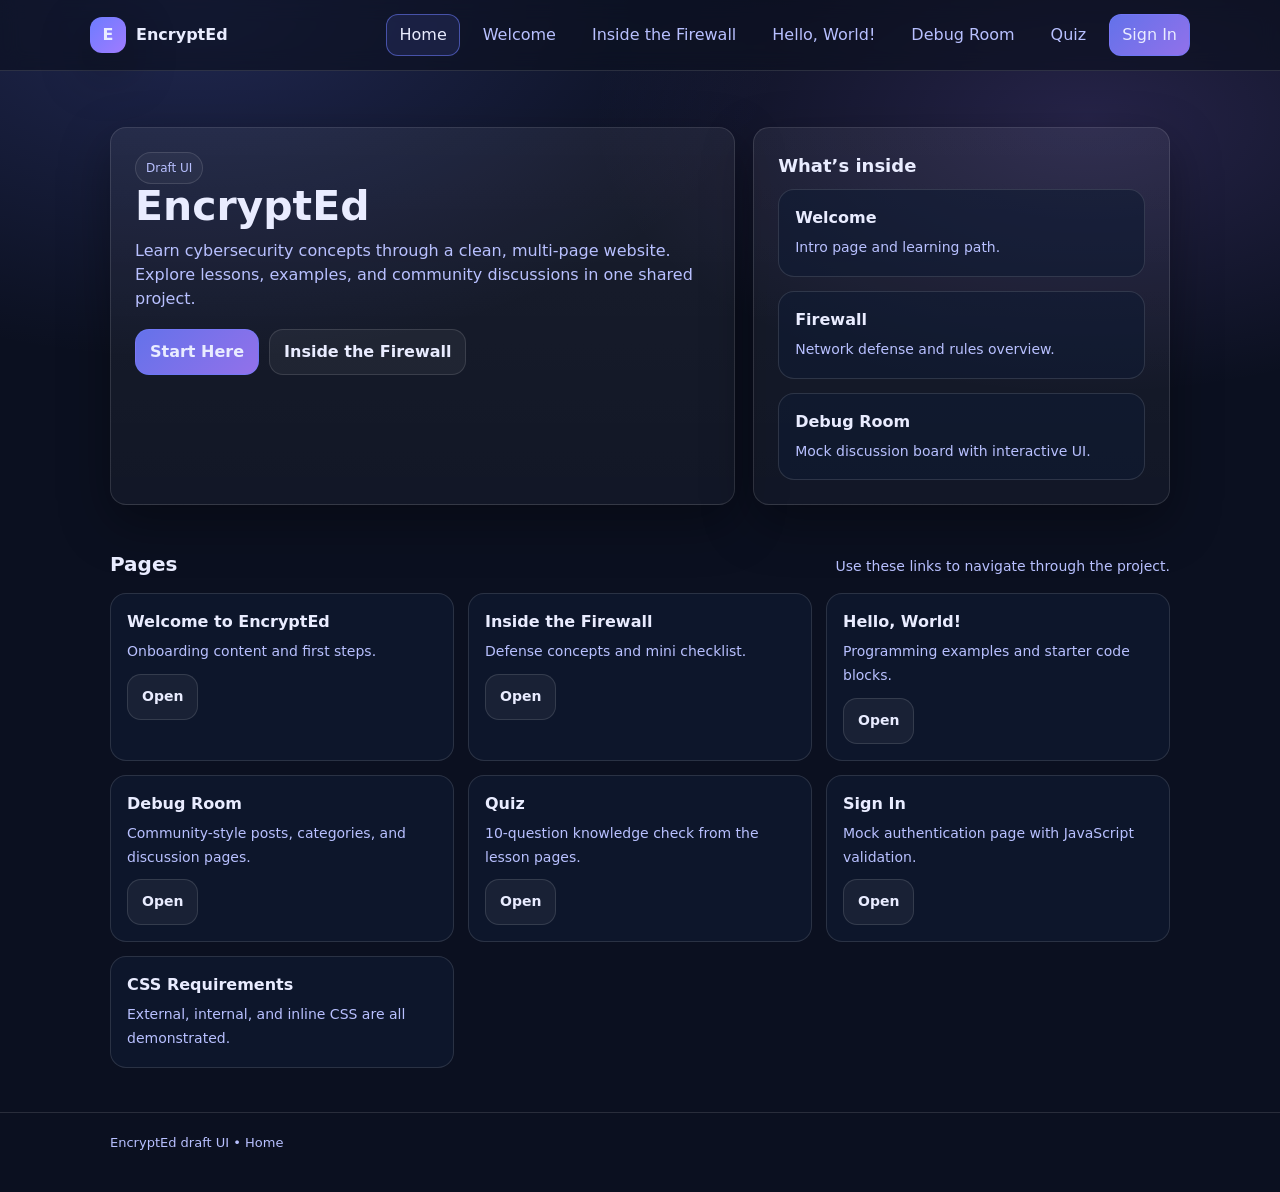
<file: index.html>
<!doctype html>
<html lang="en">
<head>
  <!-- Author: Andrew Jackson Darragh and Japheth Troche-Colon -->
  <meta charset="utf-8">
  <meta name="viewport" content="width=device-width, initial-scale=1">
  <title>EncryptEd | Home</title>
  <link rel="stylesheet" href="styles.css">
</head>

<body>
  <a class="skip-link" href="#main">Skip to content</a>

  <header class="site-header">
    <div class="container header-inner">
      <a class="brand" href="index.html">
        <span class="brand-badge" aria-hidden="true">E</span>
        <span class="brand-text">EncryptEd</span>
      </a>

      <button class="nav-toggle" type="button" aria-expanded="false" aria-controls="primary-nav" aria-label="Open navigation menu">
        <span class="nav-toggle-bar" aria-hidden="true"></span>
      </button>

      <nav class="nav" id="primary-nav" aria-label="Primary navigation">
        <a href="index.html" aria-current="page">Home</a>
        <a href="welcome-encrypted.html">Welcome</a>
        <a href="inside-firewall.html">Inside the Firewall</a>
        <a href="helloworld.html">Hello, World!</a>
        <a href="debugroom.html">Debug Room</a>
        <a href="quiz.html">Quiz</a>
        <a href="sign-in.html" class="nav-cta">Sign In</a>
      </nav>
    </div>
  </header>

  <main id="main">
    <section class="hero">
      <div class="container hero-grid">
        <div class="hero-card">
          <span class="badge">Draft UI</span>
          <h1>EncryptEd</h1>
          <p>
            Learn cybersecurity concepts through a clean, multi-page website.
            Explore lessons, examples, and community discussions in one shared project.
          </p>

          <div class="hero-actions">
            <a class="btn primary" href="welcome-encrypted.html">Start Here</a>
            <a class="btn" href="inside-firewall.html">Inside the Firewall</a>
          </div>
        </div>

        <aside class="hero-card" aria-label="Quick overview">
          <h2 style="margin:0 0 10px; font-size:18px;">What’s inside</h2>
          <div class="grid">
            <div class="card">
              <h3>Welcome</h3>
              <p>Intro page and learning path.</p>
            </div>
            <div class="card">
              <h3>Firewall</h3>
              <p>Network defense and rules overview.</p>
            </div>
            <div class="card">
              <h3>Debug Room</h3>
              <p>Mock discussion board with interactive UI.</p>
            </div>
          </div>
        </aside>
      </div>
    </section>

    <section class="section">
      <div class="container">
        <div class="section-title">
          <h2>Pages</h2>
          <p>Use these links to navigate through the project.</p>
        </div>

        <div class="grid cols-3">
          <article class="card">
            <h3>Welcome to EncryptEd</h3>
            <p>Onboarding content and first steps.</p>
            <p style="margin-top:10px;"><a class="btn" href="welcome-encrypted.html">Open</a></p>
          </article>

          <article class="card">
            <h3>Inside the Firewall</h3>
            <p>Defense concepts and mini checklist.</p>
            <p style="margin-top:10px;"><a class="btn" href="inside-firewall.html">Open</a></p>
          </article>

          <article class="card">
            <h3>Hello, World!</h3>
            <p>Programming examples and starter code blocks.</p>
            <p style="margin-top:10px;"><a class="btn" href="helloworld.html">Open</a></p>
          </article>

          <article class="card">
            <h3>Debug Room</h3>
            <p>Community-style posts, categories, and discussion pages.</p>
            <p style="margin-top:10px;"><a class="btn" href="debugroom.html">Open</a></p>
          </article>

          <article class="card">
            <h3>Quiz</h3>
            <p>10-question knowledge check from the lesson pages.</p>
            <p style="margin-top:10px;"><a class="btn" href="quiz.html">Open</a></p>
          </article>

          <article class="card">
            <h3>Sign In</h3>
            <p>Mock authentication page with JavaScript validation.</p>
            <p style="margin-top:10px;"><a class="btn" href="sign-in.html">Open</a></p>
          </article>

          <article class="card">
            <h3>CSS Requirements</h3>
            <p>External, internal, and inline CSS are all demonstrated.</p>
          </article>
        </div>
      </div>
    </section>
  </main>

  <footer class="site-footer">
    <div class="container">
      <p style="margin:0;">EncryptEd draft UI • Home</p>
    </div>
  </footer>
<script>
  const navToggle = document.querySelector(".nav-toggle");
  const nav = document.getElementById("primary-nav");

  if (navToggle && nav) {
    navToggle.addEventListener("click", function () {
      const expanded = navToggle.getAttribute("aria-expanded") === "true";
      navToggle.setAttribute("aria-expanded", String(!expanded));
      nav.classList.toggle("is-open");
    });

    window.addEventListener("resize", function () {
      if (window.innerWidth > 900) {
        nav.classList.remove("is-open");
        navToggle.setAttribute("aria-expanded", "false");
      }
    });
  }
</script>
</body>
</html>
</file>
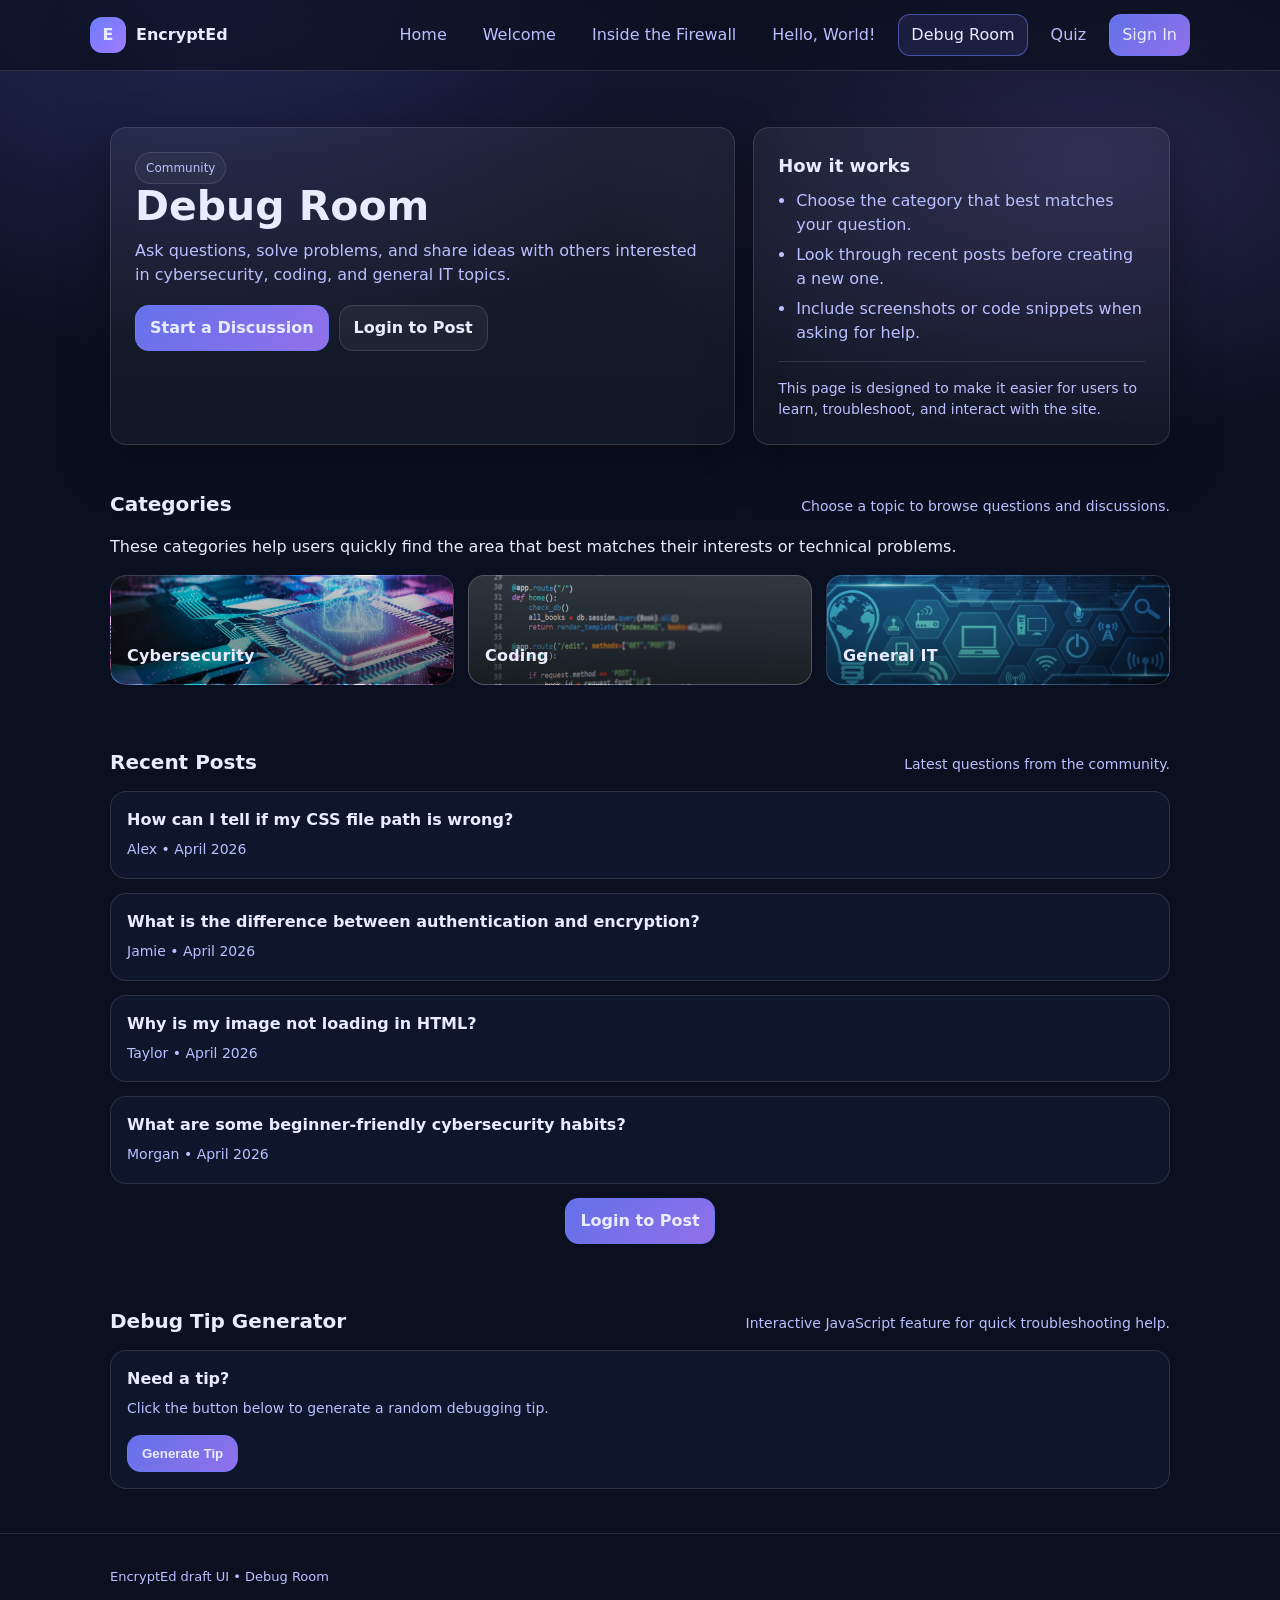
<file: debugroom.html>
<!doctype html>
<html lang="en">
<head>
  <!-- Author: Japheth Troche -->
  <meta charset="utf-8">
  <meta name="viewport" content="width=device-width, initial-scale=1">
  <title>Debug Room | EncryptEd</title>
  <link rel="stylesheet" href="styles.css">
</head>
<body>
  <a class="skip-link" href="#main">Skip to content</a>

  <header class="site-header">
    <div class="container header-inner">
      <a class="brand" href="index.html">
        <span class="brand-badge" aria-hidden="true">E</span>
        <span class="brand-text">EncryptEd</span>
      </a>

      <button class="nav-toggle" type="button" aria-expanded="false" aria-controls="primary-nav" aria-label="Open navigation menu">
        <span class="nav-toggle-bar" aria-hidden="true"></span>
      </button>

      <nav class="nav" id="primary-nav" aria-label="Primary navigation">
        <a href="index.html">Home</a>
        <a href="welcome-encrypted.html">Welcome</a>
        <a href="inside-firewall.html">Inside the Firewall</a>
        <a href="helloworld.html">Hello, World!</a>
        <a href="debugroom.html" aria-current="page">Debug Room</a>
        <a href="quiz.html">Quiz</a>
        <a href="sign-in.html" class="nav-cta">Sign In</a>
      </nav>
    </div>
  </header>

  <main id="main">
  <section class="hero">
    <div class="container hero-grid">
      <div class="hero-card">
        <span class="badge">Community</span>
        <h1>Debug Room</h1>
        <p>
          Ask questions, solve problems, and share ideas with others interested in
          cybersecurity, coding, and general IT topics.
        </p>

        <div class="hero-actions">
          <a class="btn primary" href="#">Start a Discussion</a>
          <a class="btn" href="sign-in.html">Login to Post</a>
        </div>
      </div>

      <aside class="hero-card" aria-label="Quick tips">
        <h2 style="margin:0 0 10px; font-size:18px;">How it works</h2>
        <ul class="clean-list">
          <li>Choose the category that best matches your question.</li>
          <li>Look through recent posts before creating a new one.</li>
          <li>Include screenshots or code snippets when asking for help.</li>
        </ul>
        <hr class="hr">
        <p style="margin:0; color:var(--muted); font-size:14px;">
          This page is designed to make it easier for users to learn, troubleshoot,
          and interact with the site.
        </p>
      </aside>
    </div>
  </section>

  <section class="section">
    <div class="container">
      <div class="section-title">
        <h2>Categories</h2>
        <p>Choose a topic to browse questions and discussions.</p>
      </div>

      <p class="section-intro">
        These categories help users quickly find the area that best matches their
        interests or technical problems.
      </p>

      <div class="grid cols-3">
        <a class="card cat" href="#" style="background-image:url('images/cybersecurity.jpg');">
          <span class="cat__label">Cybersecurity</span>
        </a>

        <a class="card cat" href="#" style="background-image:url('images/coding.jpg');">
          <span class="cat__label">Coding</span>
        </a>

        <a class="card cat" href="#" style="background-image:url('images/genit.jpg');">
          <span class="cat__label">General IT</span>
        </a>
      </div>
    </div>
  </section>

  <section class="section">
    <div class="container">
      <div class="section-title">
        <h2>Recent Posts</h2>
        <p>Latest questions from the community.</p>
      </div>

      <div class="grid">
  <a class="card post" href="post-css-path.html">
    <h3>How can I tell if my CSS file path is wrong?</h3>
    <p class="post__meta">Alex • April 2026</p>
  </a>

  <a class="card post" href="post-auth-vs-encryption.html">
    <h3>What is the difference between authentication and encryption?</h3>
    <p class="post__meta">Jamie • April 2026</p>
  </a>

  <a class="card post" href="post-image-loading.html">
    <h3>Why is my image not loading in HTML?</h3>
    <p class="post__meta">Taylor • April 2026</p>
  </a>

  <a class="card post" href="post-cyber-habits.html">
    <h3>What are some beginner-friendly cybersecurity habits?</h3>
    <p class="post__meta">Morgan • April 2026</p>
  </a>
</div>

      <div class="center-actions">
        <a class="btn primary" href="sign-in.html">Login to Post</a>
      </div>
    </div>
  </section>

  <section class="section">
    <div class="container">
      <div class="section-title">
        <h2>Debug Tip Generator</h2>
        <p>Interactive JavaScript feature for quick troubleshooting help.</p>
      </div>

      <div class="card tip-box">
        <h3 id="tipTitle" class="tip-title">Need a tip?</h3>
        <p id="tipText" class="tip-text">
          Click the button below to generate a random debugging tip.
        </p>

        <div class="hero-actions">
          <button class="btn primary" type="button" onclick="generateTip()">Generate Tip</button>
        </div>
      </div>
    </div>
  </section>
</main>

<script>
  // Name: Japheth Troche
  // Date: April 19, 2026

  const debugTips = [
    {
      title: "Check file paths",
      text: "If CSS, images, or links do not load, make sure the file names and folder paths match exactly."
    },
    {
      title: "Validate your HTML",
      text: "A missing closing tag can affect the layout of an entire page."
    },
    {
      title: "Use browser tools",
      text: "Inspect Element and the Console can help you find styling and script errors quickly."
    },
    {
      title: "Test one change at a time",
      text: "Making one change at a time makes it easier to find what caused a problem."
    },
    {
      title: "Keep names clear",
      text: "Using clear class names and file names makes your code easier to understand and debug."
    }
  ];

  function generateTip() {
    const randomIndex = Math.floor(Math.random() * debugTips.length);
    document.getElementById("tipTitle").textContent = debugTips[randomIndex].title;
    document.getElementById("tipText").textContent = debugTips[randomIndex].text;
  }
</script>

  <footer class="site-footer">
    <div class="container">
      <p>EncryptEd draft UI • Debug Room</p>
    </div>
  </footer>
<script>
  const navToggle = document.querySelector(".nav-toggle");
  const nav = document.getElementById("primary-nav");

  if (navToggle && nav) {
    navToggle.addEventListener("click", function () {
      const expanded = navToggle.getAttribute("aria-expanded") === "true";
      navToggle.setAttribute("aria-expanded", String(!expanded));
      nav.classList.toggle("is-open");
    });

    window.addEventListener("resize", function () {
      if (window.innerWidth > 900) {
        nav.classList.remove("is-open");
        navToggle.setAttribute("aria-expanded", "false");
      }
    });
  }
</script>
</body>
</html>
</file>
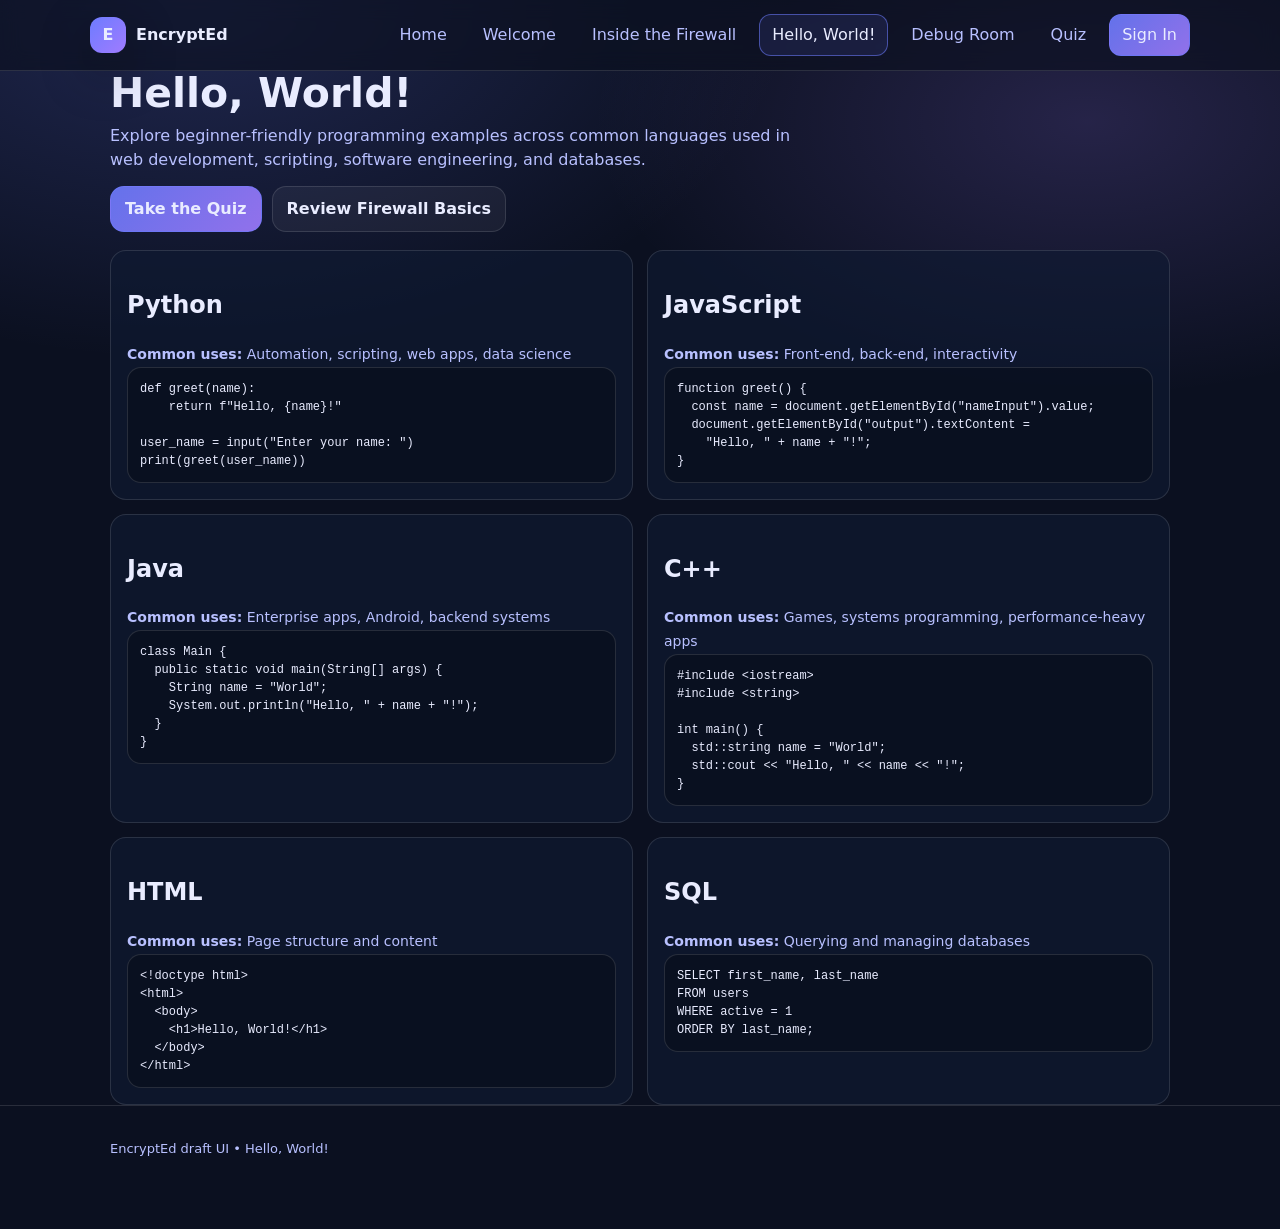
<file: helloworld.html>
<!doctype html>
<html lang="en">
<head>
  <!-- Author: Japheth Troche -->
  <meta charset="utf-8">
  <meta name="viewport" content="width=device-width, initial-scale=1">
  <title>Hello, World! | EncryptEd</title>
  <link rel="stylesheet" href="styles.css">
</head>
<body>
  <a class="skip-link" href="#main">Skip to content</a>

  <header class="site-header">
    <div class="container header-inner">
      <a class="brand" href="index.html">
        <span class="brand-badge" aria-hidden="true">E</span>
        <span class="brand-text">EncryptEd</span>
      </a>

      <button class="nav-toggle" type="button" aria-expanded="false" aria-controls="primary-nav" aria-label="Open navigation menu">
        <span class="nav-toggle-bar" aria-hidden="true"></span>
      </button>

      <nav class="nav" id="primary-nav" aria-label="Primary navigation">
        <a href="index.html">Home</a>
        <a href="welcome-encrypted.html">Welcome</a>
        <a href="inside-firewall.html">Inside the Firewall</a>
        <a href="helloworld.html" aria-current="page">Hello, World!</a>
        <a href="debugroom.html">Debug Room</a>
        <a href="quiz.html">Quiz</a>
        <a href="sign-in.html" class="nav-cta">Sign In</a>
      </nav>
    </div>
  </header>

  <main id="main">
    <section class="page-section">
      <div class="container">
        <div class="page-head">
          <h1 class="page-title">Hello, World!</h1>
          <p class="lead">
            Explore beginner-friendly programming examples across common languages
            used in web development, scripting, software engineering, and databases.
          </p>
        </div>

        <div class="hero-actions" style="margin-bottom:18px;">
          <a class="btn primary" href="quiz.html">Take the Quiz</a>
          <a class="btn" href="inside-firewall.html">Review Firewall Basics</a>
        </div>

        <div class="grid cols-2">
          <article class="card">
            <h2>Python</h2>
            <p class="meta"><strong>Common uses:</strong> Automation, scripting, web apps, data science</p>
            <pre class="code"><code>def greet(name):
    return f"Hello, {name}!"

user_name = input("Enter your name: ")
print(greet(user_name))</code></pre>
          </article>

          <article class="card">
            <h2>JavaScript</h2>
            <p class="meta"><strong>Common uses:</strong> Front-end, back-end, interactivity</p>
            <pre class="code"><code>function greet() {
  const name = document.getElementById("nameInput").value;
  document.getElementById("output").textContent =
    "Hello, " + name + "!";
}</code></pre>
          </article>

          <article class="card">
            <h2>Java</h2>
            <p class="meta"><strong>Common uses:</strong> Enterprise apps, Android, backend systems</p>
            <pre class="code"><code>class Main {
  public static void main(String[] args) {
    String name = "World";
    System.out.println("Hello, " + name + "!");
  }
}</code></pre>
          </article>

          <article class="card">
            <h2>C++</h2>
            <p class="meta"><strong>Common uses:</strong> Games, systems programming, performance-heavy apps</p>
            <pre class="code"><code>#include &lt;iostream&gt;
#include &lt;string&gt;

int main() {
  std::string name = "World";
  std::cout &lt;&lt; "Hello, " &lt;&lt; name &lt;&lt; "!";
}</code></pre>
          </article>

          <article class="card">
            <h2>HTML</h2>
            <p class="meta"><strong>Common uses:</strong> Page structure and content</p>
            <pre class="code"><code>&lt;!doctype html&gt;
&lt;html&gt;
  &lt;body&gt;
    &lt;h1&gt;Hello, World!&lt;/h1&gt;
  &lt;/body&gt;
&lt;/html&gt;</code></pre>
          </article>

          <article class="card">
            <h2>SQL</h2>
            <p class="meta"><strong>Common uses:</strong> Querying and managing databases</p>
            <pre class="code"><code>SELECT first_name, last_name
FROM users
WHERE active = 1
ORDER BY last_name;</code></pre>
          </article>
        </div>
      </div>
    </section>
  </main>

  <footer class="site-footer">
    <div class="container">
      <p>EncryptEd draft UI • Hello, World!</p>
    </div>
  </footer>
<script>
  const navToggle = document.querySelector(".nav-toggle");
  const nav = document.getElementById("primary-nav");

  if (navToggle && nav) {
    navToggle.addEventListener("click", function () {
      const expanded = navToggle.getAttribute("aria-expanded") === "true";
      navToggle.setAttribute("aria-expanded", String(!expanded));
      nav.classList.toggle("is-open");
    });

    window.addEventListener("resize", function () {
      if (window.innerWidth > 900) {
        nav.classList.remove("is-open");
        navToggle.setAttribute("aria-expanded", "false");
      }
    });
  }
</script>
</body>
</html>
</file>
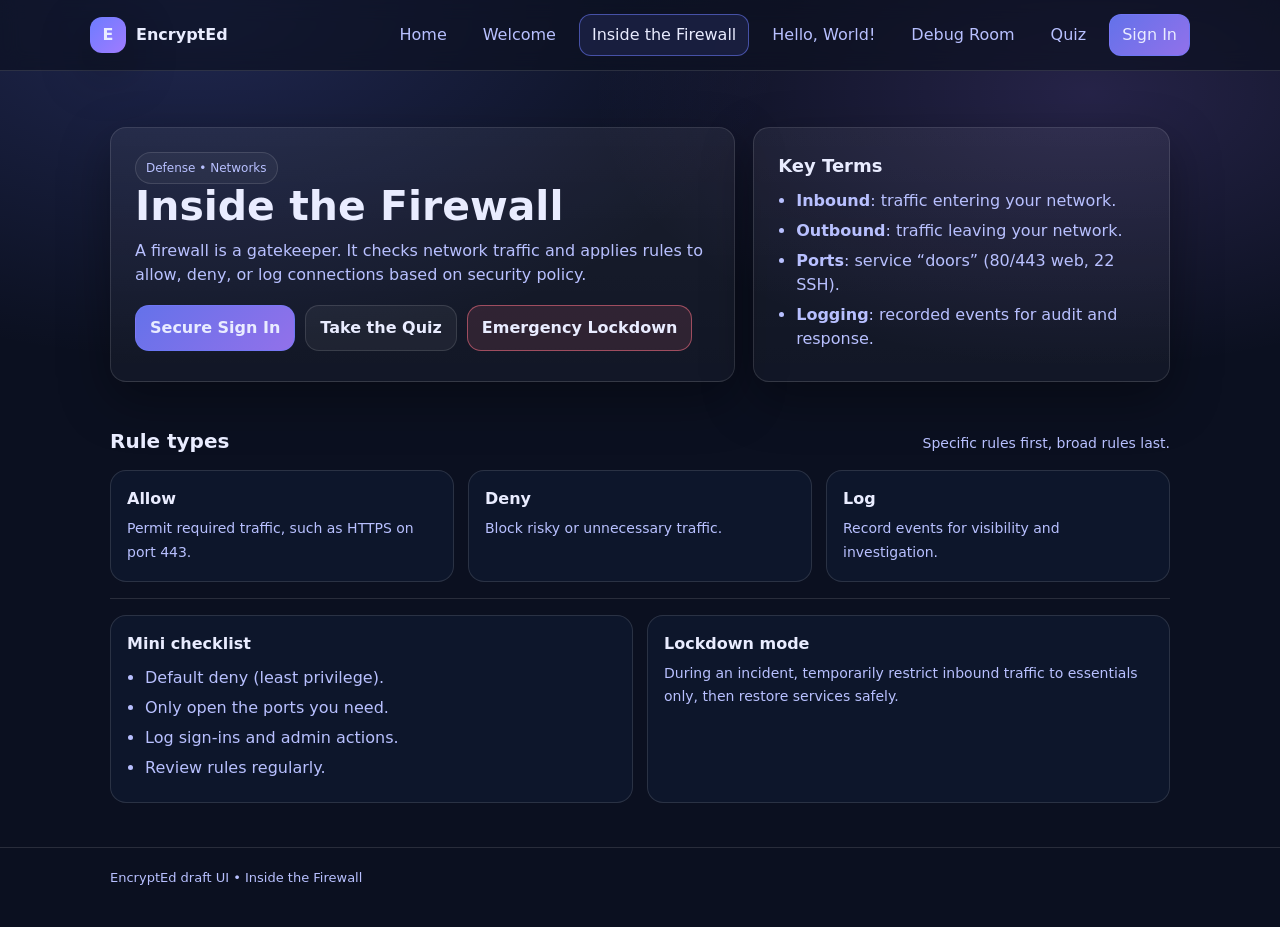
<file: inside-firewall.html>
<!doctype html>
<html lang="en">
<head>
  <!-- Author: Andrew Jackson Darragh -->
  <meta charset="utf-8">
  <meta name="viewport" content="width=device-width, initial-scale=1">
  <title>EncryptEd | Inside the Firewall</title>
  <link rel="stylesheet" href="styles.css">
</head>

<body>
  <a class="skip-link" href="#main">Skip to content</a>

  <header class="site-header">
    <div class="container header-inner">
      <a class="brand" href="index.html">
        <span class="brand-badge" aria-hidden="true">E</span>
        <span class="brand-text">EncryptEd</span>
      </a>

      <button class="nav-toggle" type="button" aria-expanded="false" aria-controls="primary-nav" aria-label="Open navigation menu">
        <span class="nav-toggle-bar" aria-hidden="true"></span>
      </button>

      <nav class="nav" id="primary-nav" aria-label="Primary navigation">
        <a href="index.html">Home</a>
        <a href="welcome-encrypted.html">Welcome</a>
        <a href="inside-firewall.html" aria-current="page">Inside the Firewall</a>
        <a href="helloworld.html">Hello, World!</a>
        <a href="debugroom.html">Debug Room</a>
        <a href="quiz.html">Quiz</a>
        <a href="sign-in.html" class="nav-cta">Sign In</a>
      </nav>
    </div>
  </header>

  <main id="main">
    <section class="hero">
      <div class="container hero-grid">
        <div class="hero-card">
          <span class="badge">Defense • Networks</span>
          <h1>Inside the Firewall</h1>
          <p>
            A firewall is a gatekeeper. It checks network traffic and applies rules to allow, deny,
            or log connections based on security policy.
          </p>

          <div class="hero-actions">
            <a class="btn primary" href="sign-in.html">Secure Sign In</a>

            <a class="btn" href="quiz.html">Take the Quiz</a>

            <a class="btn" href="#lockdown"
               style="border-color: rgba(251,113,133,.55); background: rgba(251,113,133,.12);">
              Emergency Lockdown
            </a>
          </div>
        </div>

        <aside class="hero-card" aria-label="Key terms">
          <h2 style="margin:0 0 10px; font-size:18px;">Key Terms</h2>
          <ul class="clean-list">
            <li><strong>Inbound</strong>: traffic entering your network.</li>
            <li><strong>Outbound</strong>: traffic leaving your network.</li>
            <li><strong>Ports</strong>: service “doors” (80/443 web, 22 SSH).</li>
            <li><strong>Logging</strong>: recorded events for audit and response.</li>
          </ul>
        </aside>
      </div>
    </section>

    <section class="section">
      <div class="container">
        <div class="section-title">
          <h2>Rule types</h2>
          <p>Specific rules first, broad rules last.</p>
        </div>

        <div class="grid cols-3">
          <article class="card">
            <h3>Allow</h3>
            <p>Permit required traffic, such as HTTPS on port 443.</p>
          </article>

          <article class="card">
            <h3>Deny</h3>
            <p>Block risky or unnecessary traffic.</p>
          </article>

          <article class="card">
            <h3>Log</h3>
            <p>Record events for visibility and investigation.</p>
          </article>
        </div>

        <hr class="hr">

        <div class="grid cols-2">
          <article class="card">
            <h3>Mini checklist</h3>
            <ul class="clean-list">
              <li>Default deny (least privilege).</li>
              <li>Only open the ports you need.</li>
              <li>Log sign-ins and admin actions.</li>
              <li>Review rules regularly.</li>
            </ul>
          </article>

          <article class="card" id="lockdown">
            <h3>Lockdown mode</h3>
            <p>
              During an incident, temporarily restrict inbound traffic to essentials only, then
              restore services safely.
            </p>
          </article>
        </div>
      </div>
    </section>
  </main>

  <footer class="site-footer">
    <div class="container">
      <p style="margin:0;">EncryptEd draft UI • Inside the Firewall</p>
    </div>
  </footer>
<script>
  const navToggle = document.querySelector(".nav-toggle");
  const nav = document.getElementById("primary-nav");

  if (navToggle && nav) {
    navToggle.addEventListener("click", function () {
      const expanded = navToggle.getAttribute("aria-expanded") === "true";
      navToggle.setAttribute("aria-expanded", String(!expanded));
      nav.classList.toggle("is-open");
    });

    window.addEventListener("resize", function () {
      if (window.innerWidth > 900) {
        nav.classList.remove("is-open");
        navToggle.setAttribute("aria-expanded", "false");
      }
    });
  }
</script>
</body>
</html>
</file>
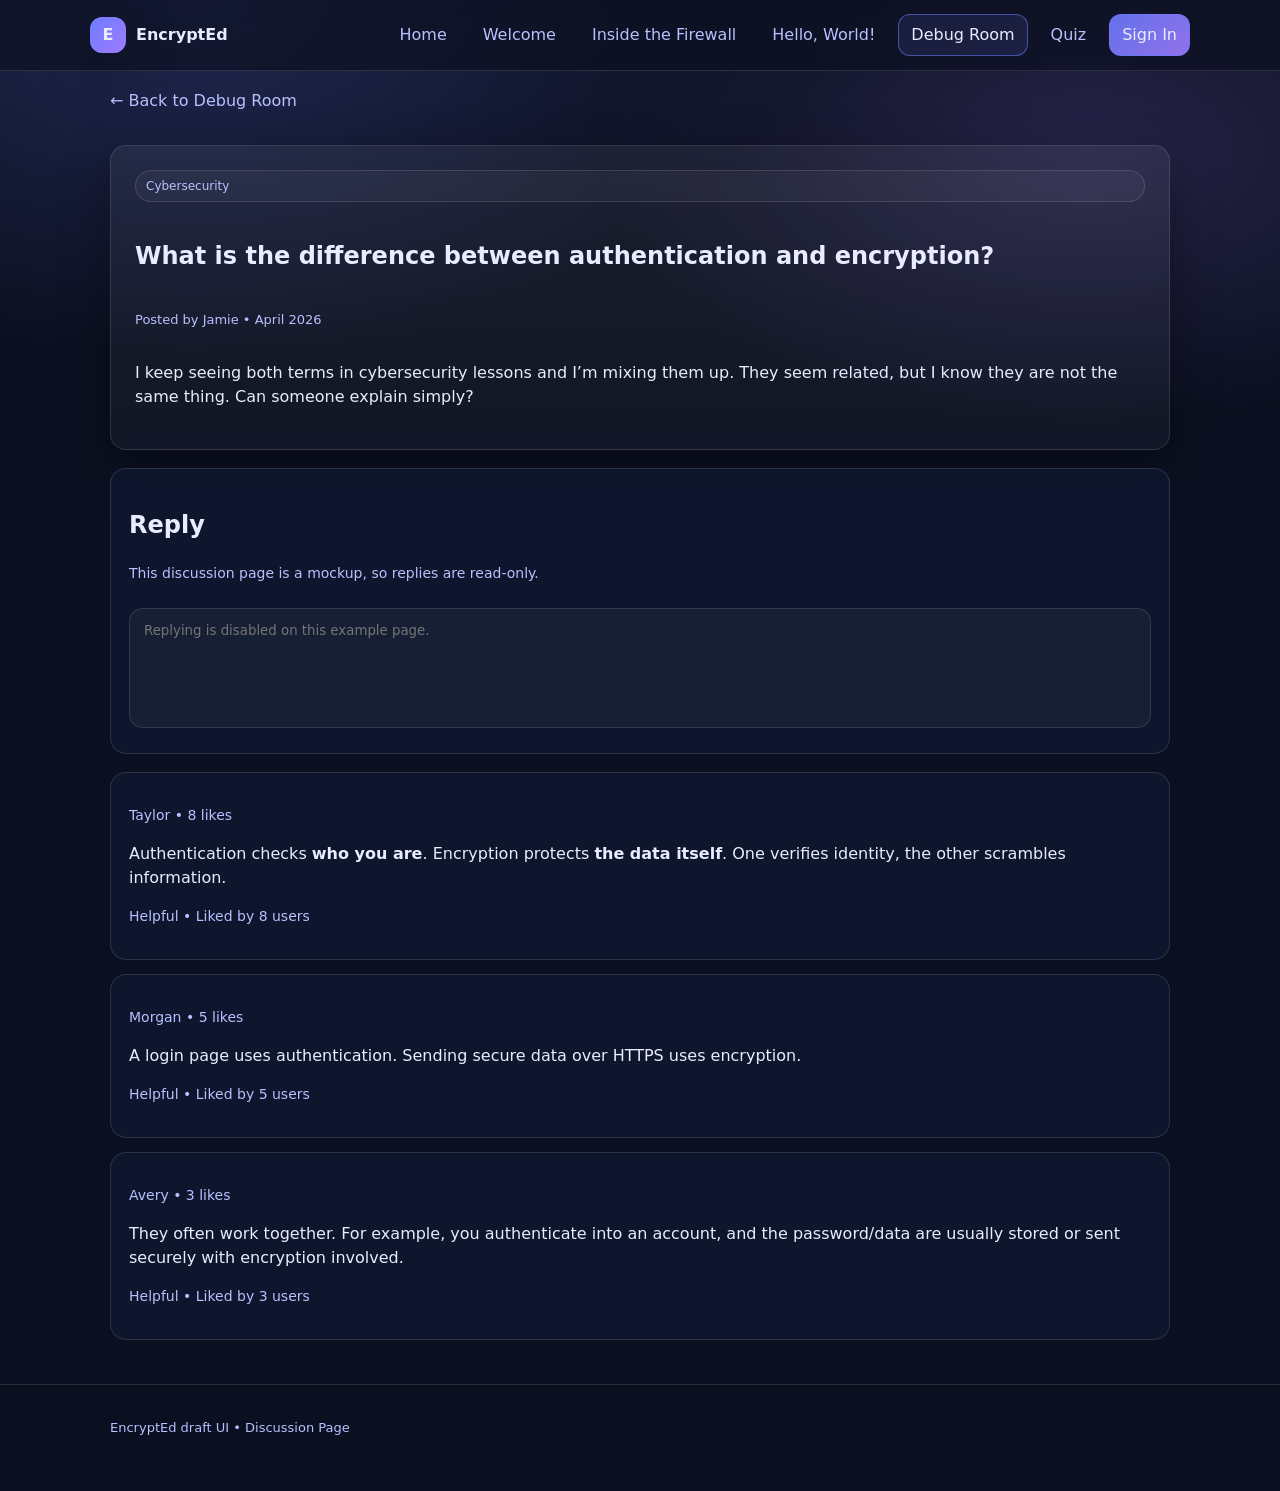
<file: post-auth-vs-encryption.html>
<!doctype html>
<html lang="en">
<head>
  <!-- Author: Japheth Troche -->
  <meta charset="utf-8">
  <meta name="viewport" content="width=device-width, initial-scale=1">
  <title>Debug Room | Authentication vs Encryption</title>
  <link rel="stylesheet" href="styles.css">
</head>
<body>
  <a class="skip-link" href="#main">Skip to content</a>

  <header class="site-header">
    <div class="container header-inner">
      <a class="brand" href="index.html">
        <span class="brand-badge" aria-hidden="true">E</span>
        <span class="brand-text">EncryptEd</span>
      </a>

      <button class="nav-toggle" type="button" aria-expanded="false" aria-controls="primary-nav" aria-label="Open navigation menu">
        <span class="nav-toggle-bar" aria-hidden="true"></span>
      </button>

      <nav class="nav" id="primary-nav" aria-label="Primary navigation">
        <a href="index.html">Home</a>
        <a href="welcome-encrypted.html">Welcome</a>
        <a href="inside-firewall.html">Inside the Firewall</a>
        <a href="helloworld.html">Hello, World!</a>
        <a href="debugroom.html" aria-current="page">Debug Room</a>
        <a href="quiz.html">Quiz</a>
        <a href="sign-in.html" class="nav-cta">Sign In</a>
      </nav>
    </div>
  </header>

  <main id="main" class="section">
    <div class="container discussion-wrap">
      <a class="back-link" href="debugroom.html">← Back to Debug Room</a>

      <section class="hero-card discussion-main">
        <span class="badge">Cybersecurity</span>
        <h1>What is the difference between authentication and encryption?</h1>
        <p class="post__meta">Posted by Jamie • April 2026</p>
        <p>
          I keep seeing both terms in cybersecurity lessons and I’m mixing them up.
          They seem related, but I know they are not the same thing. Can someone explain simply?
        </p>
      </section>

      <section class="reply-box">
        <h2>Reply</h2>
        <p class="helper">This discussion page is a mockup, so replies are read-only.</p>
        <textarea readonly placeholder="Replying is disabled on this example page."></textarea>
      </section>

      <section class="grid">
        <article class="reply-card">
          <p class="reply-meta">Taylor • 8 likes</p>
          <p>Authentication checks <strong>who you are</strong>. Encryption protects <strong>the data itself</strong>. One verifies identity, the other scrambles information.</p>
          <p class="reply-actions">Helpful • Liked by 8 users</p>
        </article>

        <article class="reply-card">
          <p class="reply-meta">Morgan • 5 likes</p>
          <p>A login page uses authentication. Sending secure data over HTTPS uses encryption.</p>
          <p class="reply-actions">Helpful • Liked by 5 users</p>
        </article>

        <article class="reply-card">
          <p class="reply-meta">Avery • 3 likes</p>
          <p>They often work together. For example, you authenticate into an account, and the password/data are usually stored or sent securely with encryption involved.</p>
          <p class="reply-actions">Helpful • Liked by 3 users</p>
        </article>
      </section>
    </div>
  </main>

  <footer class="site-footer">
    <div class="container">
      <p>EncryptEd draft UI • Discussion Page</p>
    </div>
  </footer>
<script>
  const navToggle = document.querySelector(".nav-toggle");
  const nav = document.getElementById("primary-nav");

  if (navToggle && nav) {
    navToggle.addEventListener("click", function () {
      const expanded = navToggle.getAttribute("aria-expanded") === "true";
      navToggle.setAttribute("aria-expanded", String(!expanded));
      nav.classList.toggle("is-open");
    });

    window.addEventListener("resize", function () {
      if (window.innerWidth > 900) {
        nav.classList.remove("is-open");
        navToggle.setAttribute("aria-expanded", "false");
      }
    });
  }
</script>
</body>
</html>
</file>
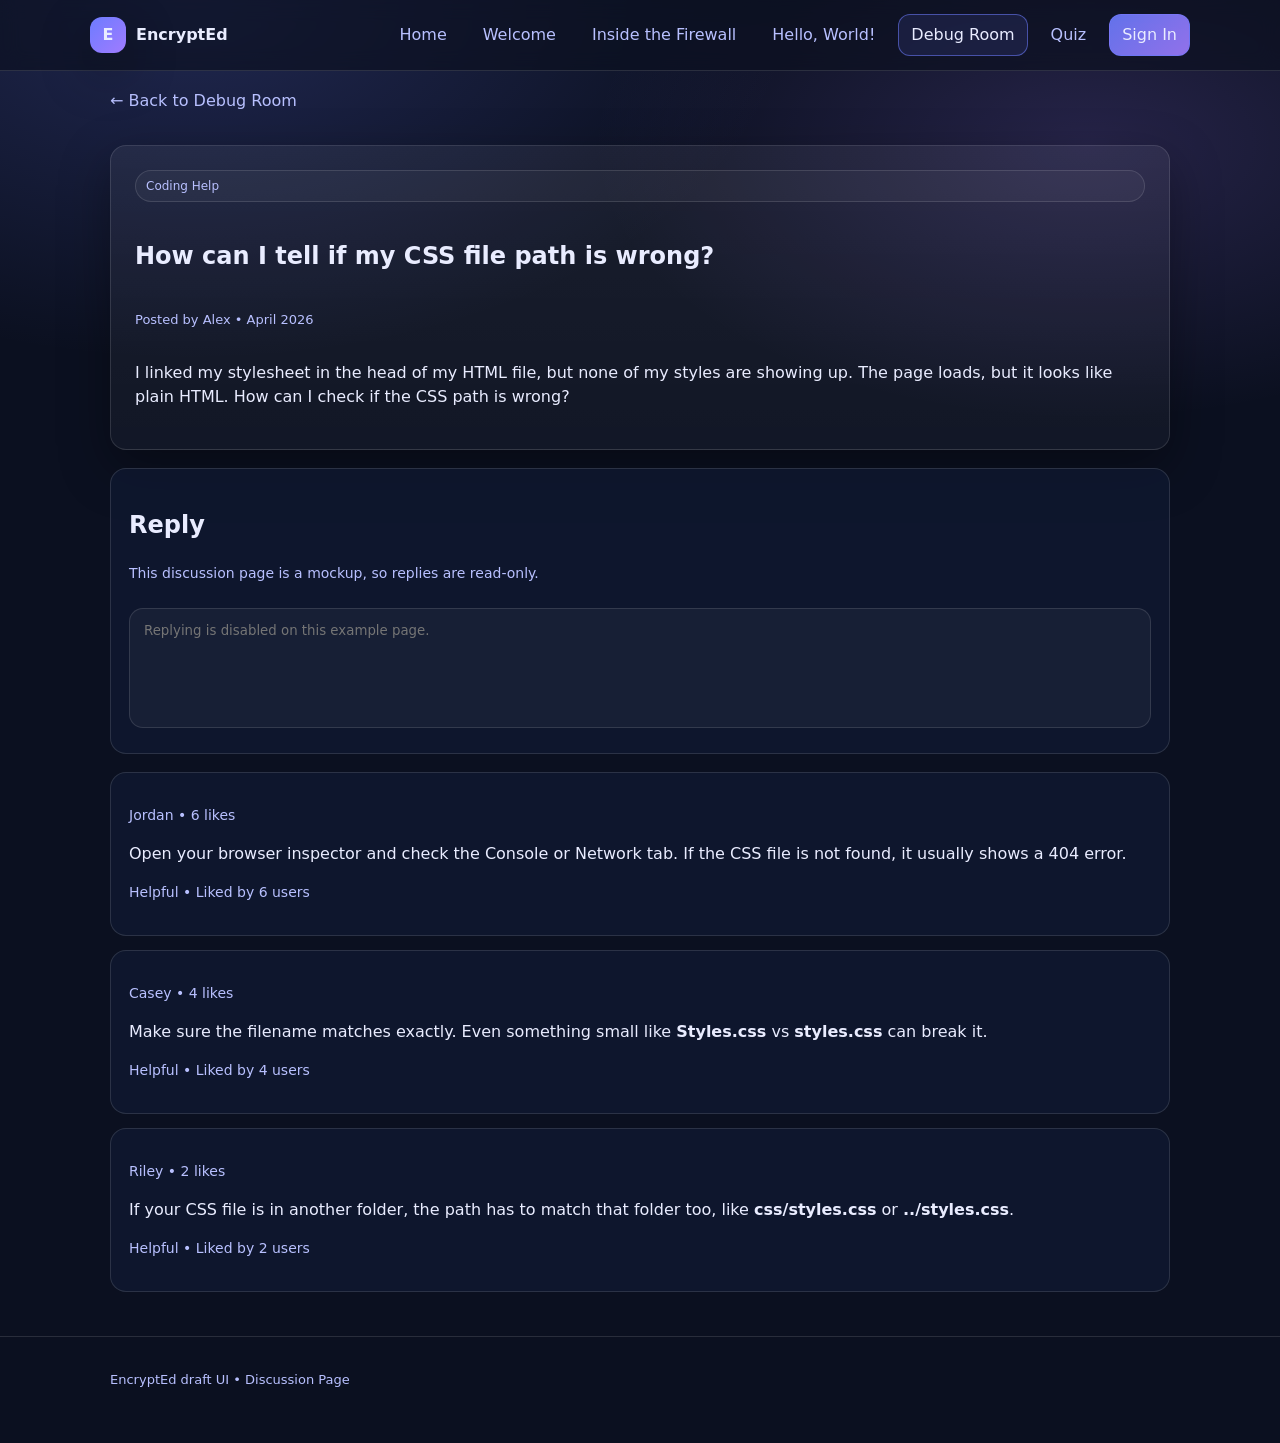
<file: post-css-path.html>
<!doctype html>
<html lang="en">
<head>
  <!-- Author: Japheth Troche -->
  <meta charset="utf-8">
  <meta name="viewport" content="width=device-width, initial-scale=1">
  <title>Debug Room | CSS File Path</title>
  <link rel="stylesheet" href="styles.css">
</head>
<body>
  <a class="skip-link" href="#main">Skip to content</a>

  <header class="site-header">
    <div class="container header-inner">
      <a class="brand" href="index.html">
        <span class="brand-badge" aria-hidden="true">E</span>
        <span class="brand-text">EncryptEd</span>
      </a>

      <button class="nav-toggle" type="button" aria-expanded="false" aria-controls="primary-nav" aria-label="Open navigation menu">
        <span class="nav-toggle-bar" aria-hidden="true"></span>
      </button>

      <nav class="nav" id="primary-nav" aria-label="Primary navigation">
        <a href="index.html">Home</a>
        <a href="welcome-encrypted.html">Welcome</a>
        <a href="inside-firewall.html">Inside the Firewall</a>
        <a href="helloworld.html">Hello, World!</a>
        <a href="debugroom.html" aria-current="page">Debug Room</a>
        <a href="quiz.html">Quiz</a>
        <a href="sign-in.html" class="nav-cta">Sign In</a>
      </nav>
    </div>
  </header>

  <main id="main" class="section">
    <div class="container discussion-wrap">
      <a class="back-link" href="debugroom.html">← Back to Debug Room</a>

      <section class="hero-card discussion-main">
        <span class="badge">Coding Help</span>
        <h1>How can I tell if my CSS file path is wrong?</h1>
        <p class="post__meta">Posted by Alex • April 2026</p>
        <p>
          I linked my stylesheet in the head of my HTML file, but none of my styles are showing up.
          The page loads, but it looks like plain HTML. How can I check if the CSS path is wrong?
        </p>
      </section>

      <section class="reply-box">
        <h2>Reply</h2>
        <p class="helper">This discussion page is a mockup, so replies are read-only.</p>
        <textarea readonly placeholder="Replying is disabled on this example page."></textarea>
      </section>

      <section class="grid">
        <article class="reply-card">
          <p class="reply-meta">Jordan • 6 likes</p>
          <p>Open your browser inspector and check the Console or Network tab. If the CSS file is not found, it usually shows a 404 error.</p>
          <p class="reply-actions">Helpful • Liked by 6 users</p>
        </article>

        <article class="reply-card">
          <p class="reply-meta">Casey • 4 likes</p>
          <p>Make sure the filename matches exactly. Even something small like <strong>Styles.css</strong> vs <strong>styles.css</strong> can break it.</p>
          <p class="reply-actions">Helpful • Liked by 4 users</p>
        </article>

        <article class="reply-card">
          <p class="reply-meta">Riley • 2 likes</p>
          <p>If your CSS file is in another folder, the path has to match that folder too, like <strong>css/styles.css</strong> or <strong>../styles.css</strong>.</p>
          <p class="reply-actions">Helpful • Liked by 2 users</p>
        </article>
      </section>
    </div>
  </main>

  <footer class="site-footer">
    <div class="container">
      <p>EncryptEd draft UI • Discussion Page</p>
    </div>
  </footer>
<script>
  const navToggle = document.querySelector(".nav-toggle");
  const nav = document.getElementById("primary-nav");

  if (navToggle && nav) {
    navToggle.addEventListener("click", function () {
      const expanded = navToggle.getAttribute("aria-expanded") === "true";
      navToggle.setAttribute("aria-expanded", String(!expanded));
      nav.classList.toggle("is-open");
    });

    window.addEventListener("resize", function () {
      if (window.innerWidth > 900) {
        nav.classList.remove("is-open");
        navToggle.setAttribute("aria-expanded", "false");
      }
    });
  }
</script>
</body>
</html>
</file>
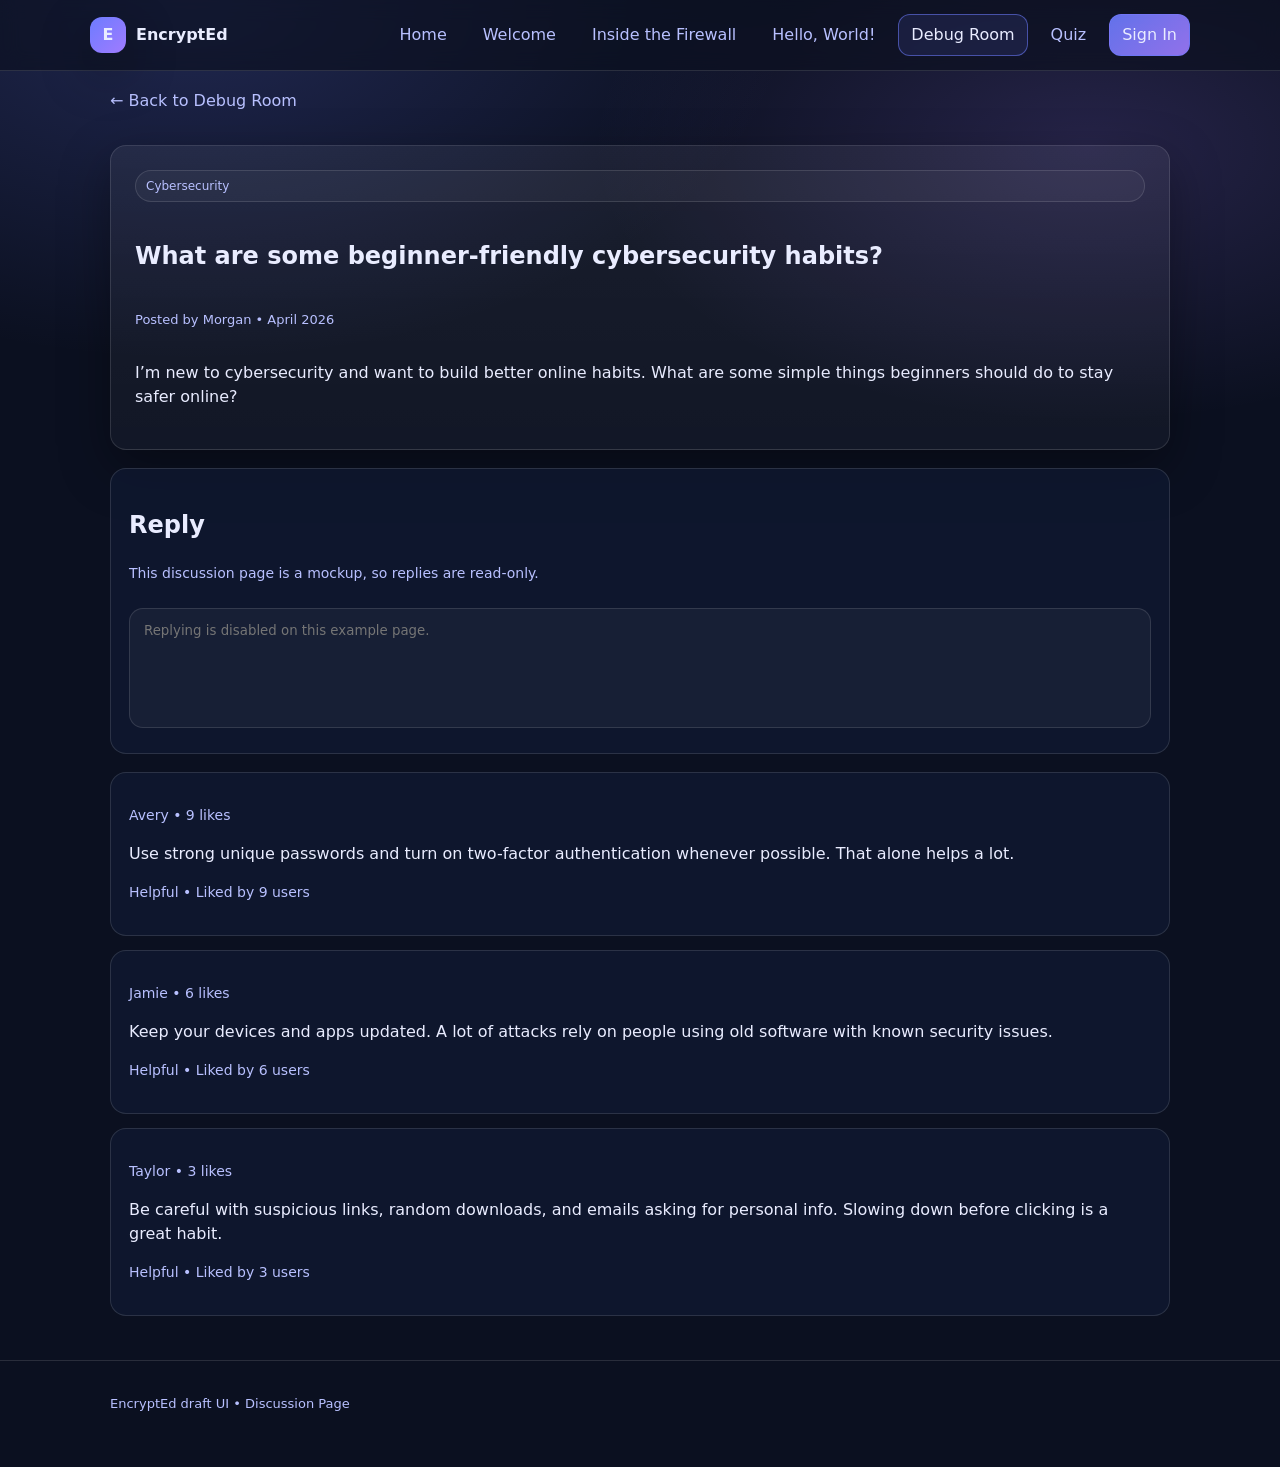
<file: post-cyber-habits.html>
<!doctype html>
<html lang="en">
<head>
  <!-- Author: Japheth Troche -->
  <meta charset="utf-8">
  <meta name="viewport" content="width=device-width, initial-scale=1">
  <title>Debug Room | Beginner Cybersecurity Habits</title>
  <link rel="stylesheet" href="styles.css">
</head>
<body>
  <a class="skip-link" href="#main">Skip to content</a>

  <header class="site-header">
    <div class="container header-inner">
      <a class="brand" href="index.html">
        <span class="brand-badge" aria-hidden="true">E</span>
        <span class="brand-text">EncryptEd</span>
      </a>

      <button class="nav-toggle" type="button" aria-expanded="false" aria-controls="primary-nav" aria-label="Open navigation menu">
        <span class="nav-toggle-bar" aria-hidden="true"></span>
      </button>

      <nav class="nav" id="primary-nav" aria-label="Primary navigation">
        <a href="index.html">Home</a>
        <a href="welcome-encrypted.html">Welcome</a>
        <a href="inside-firewall.html">Inside the Firewall</a>
        <a href="helloworld.html">Hello, World!</a>
        <a href="debugroom.html" aria-current="page">Debug Room</a>
        <a href="quiz.html">Quiz</a>
        <a href="sign-in.html" class="nav-cta">Sign In</a>
      </nav>
    </div>
  </header>

  <main id="main" class="section">
    <div class="container discussion-wrap">
      <a class="back-link" href="debugroom.html">← Back to Debug Room</a>

      <section class="hero-card discussion-main">
        <span class="badge">Cybersecurity</span>
        <h1>What are some beginner-friendly cybersecurity habits?</h1>
        <p class="post__meta">Posted by Morgan • April 2026</p>
        <p>
          I’m new to cybersecurity and want to build better online habits.
          What are some simple things beginners should do to stay safer online?
        </p>
      </section>

      <section class="reply-box">
        <h2>Reply</h2>
        <p class="helper">This discussion page is a mockup, so replies are read-only.</p>
        <textarea readonly placeholder="Replying is disabled on this example page."></textarea>
      </section>

      <section class="grid">
        <article class="reply-card">
          <p class="reply-meta">Avery • 9 likes</p>
          <p>Use strong unique passwords and turn on two-factor authentication whenever possible. That alone helps a lot.</p>
          <p class="reply-actions">Helpful • Liked by 9 users</p>
        </article>

        <article class="reply-card">
          <p class="reply-meta">Jamie • 6 likes</p>
          <p>Keep your devices and apps updated. A lot of attacks rely on people using old software with known security issues.</p>
          <p class="reply-actions">Helpful • Liked by 6 users</p>
        </article>

        <article class="reply-card">
          <p class="reply-meta">Taylor • 3 likes</p>
          <p>Be careful with suspicious links, random downloads, and emails asking for personal info. Slowing down before clicking is a great habit.</p>
          <p class="reply-actions">Helpful • Liked by 3 users</p>
        </article>
      </section>
    </div>
  </main>

  <footer class="site-footer">
    <div class="container">
      <p>EncryptEd draft UI • Discussion Page</p>
    </div>
  </footer>
<script>
  const navToggle = document.querySelector(".nav-toggle");
  const nav = document.getElementById("primary-nav");

  if (navToggle && nav) {
    navToggle.addEventListener("click", function () {
      const expanded = navToggle.getAttribute("aria-expanded") === "true";
      navToggle.setAttribute("aria-expanded", String(!expanded));
      nav.classList.toggle("is-open");
    });

    window.addEventListener("resize", function () {
      if (window.innerWidth > 900) {
        nav.classList.remove("is-open");
        navToggle.setAttribute("aria-expanded", "false");
      }
    });
  }
</script>
</body>
</html>
</file>
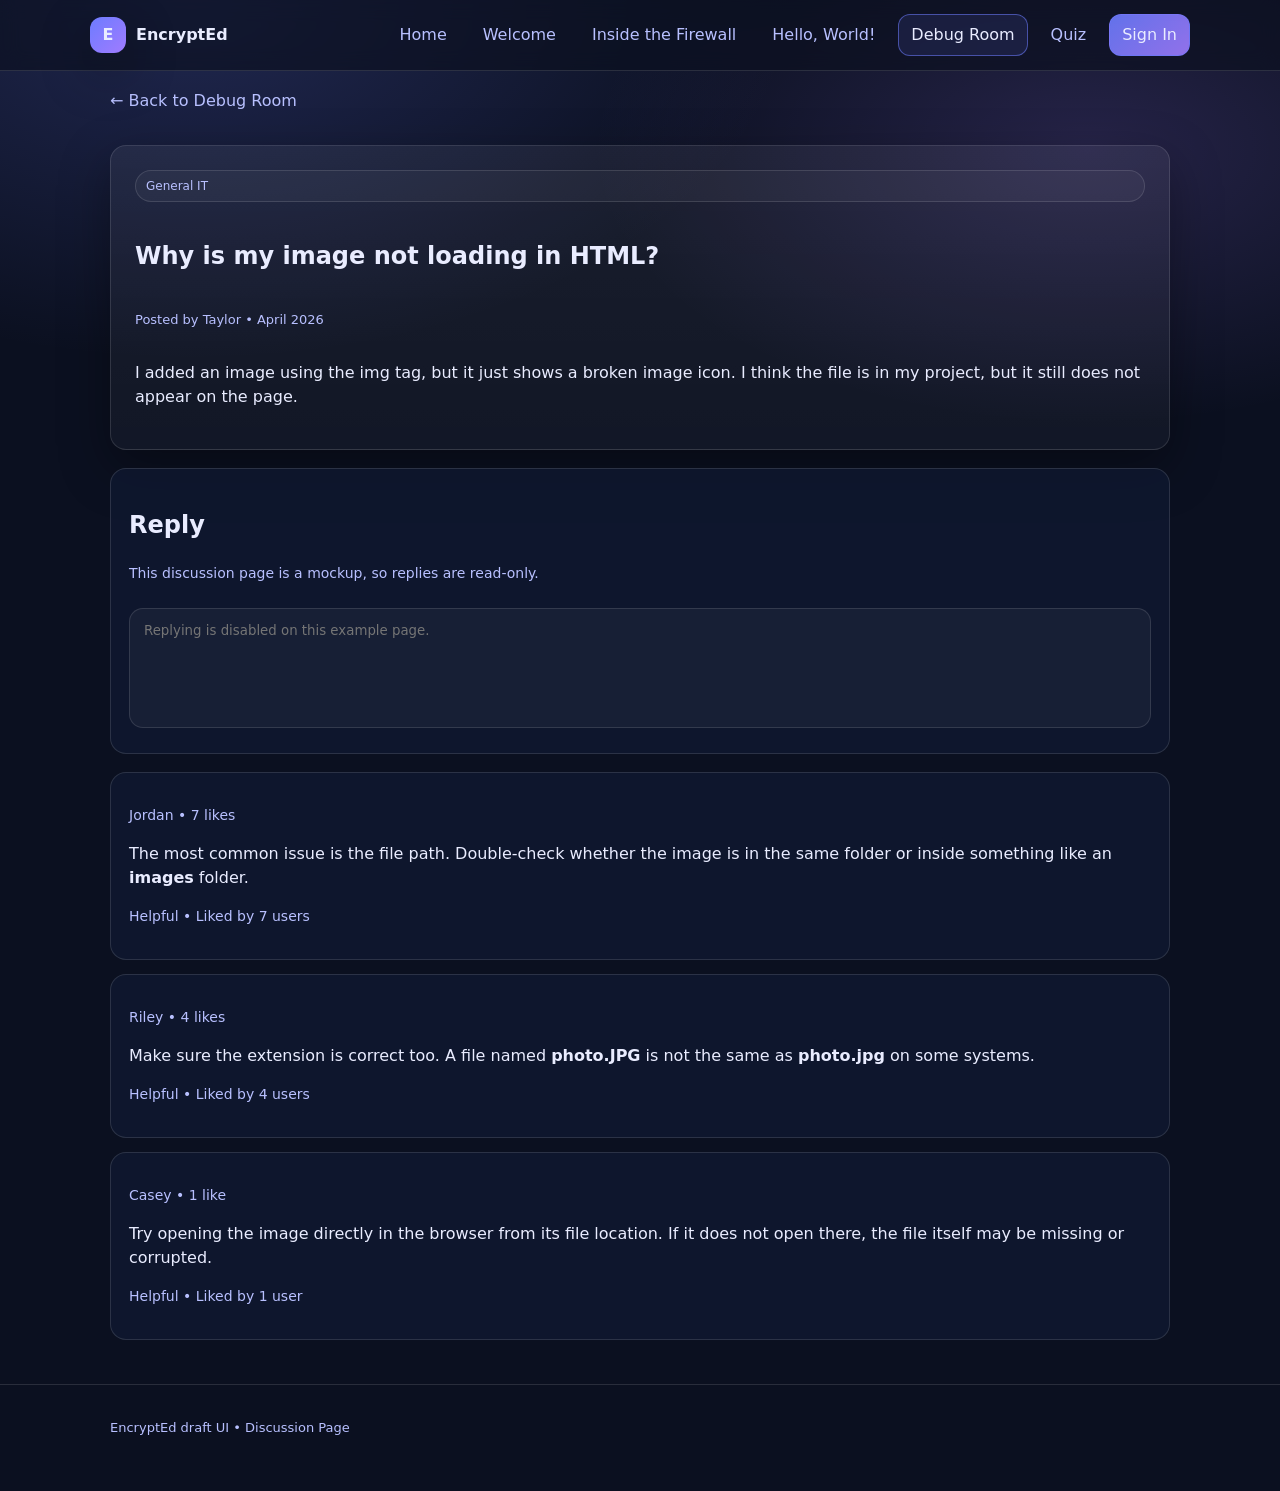
<file: post-image-loading.html>
<!doctype html>
<html lang="en">
<head>
  <!-- Author: Japheth Troche -->
  <meta charset="utf-8">
  <meta name="viewport" content="width=device-width, initial-scale=1">
  <title>Debug Room | Image Not Loading</title>
  <link rel="stylesheet" href="styles.css">
</head>
<body>
  <a class="skip-link" href="#main">Skip to content</a>

  <header class="site-header">
    <div class="container header-inner">
      <a class="brand" href="index.html">
        <span class="brand-badge" aria-hidden="true">E</span>
        <span class="brand-text">EncryptEd</span>
      </a>

      <button class="nav-toggle" type="button" aria-expanded="false" aria-controls="primary-nav" aria-label="Open navigation menu">
        <span class="nav-toggle-bar" aria-hidden="true"></span>
      </button>

      <nav class="nav" id="primary-nav" aria-label="Primary navigation">
        <a href="index.html">Home</a>
        <a href="welcome-encrypted.html">Welcome</a>
        <a href="inside-firewall.html">Inside the Firewall</a>
        <a href="helloworld.html">Hello, World!</a>
        <a href="debugroom.html" aria-current="page">Debug Room</a>
        <a href="quiz.html">Quiz</a>
        <a href="sign-in.html" class="nav-cta">Sign In</a>
      </nav>
    </div>
  </header>

  <main id="main" class="section">
    <div class="container discussion-wrap">
      <a class="back-link" href="debugroom.html">← Back to Debug Room</a>

      <section class="hero-card discussion-main">
        <span class="badge">General IT</span>
        <h1>Why is my image not loading in HTML?</h1>
        <p class="post__meta">Posted by Taylor • April 2026</p>
        <p>
          I added an image using the img tag, but it just shows a broken image icon.
          I think the file is in my project, but it still does not appear on the page.
        </p>
      </section>

      <section class="reply-box">
        <h2>Reply</h2>
        <p class="helper">This discussion page is a mockup, so replies are read-only.</p>
        <textarea readonly placeholder="Replying is disabled on this example page."></textarea>
      </section>

      <section class="grid">
        <article class="reply-card">
          <p class="reply-meta">Jordan • 7 likes</p>
          <p>The most common issue is the file path. Double-check whether the image is in the same folder or inside something like an <strong>images</strong> folder.</p>
          <p class="reply-actions">Helpful • Liked by 7 users</p>
        </article>

        <article class="reply-card">
          <p class="reply-meta">Riley • 4 likes</p>
          <p>Make sure the extension is correct too. A file named <strong>photo.JPG</strong> is not the same as <strong>photo.jpg</strong> on some systems.</p>
          <p class="reply-actions">Helpful • Liked by 4 users</p>
        </article>

        <article class="reply-card">
          <p class="reply-meta">Casey • 1 like</p>
          <p>Try opening the image directly in the browser from its file location. If it does not open there, the file itself may be missing or corrupted.</p>
          <p class="reply-actions">Helpful • Liked by 1 user</p>
        </article>
      </section>
    </div>
  </main>

  <footer class="site-footer">
    <div class="container">
      <p>EncryptEd draft UI • Discussion Page</p>
    </div>
  </footer>
<script>
  const navToggle = document.querySelector(".nav-toggle");
  const nav = document.getElementById("primary-nav");

  if (navToggle && nav) {
    navToggle.addEventListener("click", function () {
      const expanded = navToggle.getAttribute("aria-expanded") === "true";
      navToggle.setAttribute("aria-expanded", String(!expanded));
      nav.classList.toggle("is-open");
    });

    window.addEventListener("resize", function () {
      if (window.innerWidth > 900) {
        nav.classList.remove("is-open");
        navToggle.setAttribute("aria-expanded", "false");
      }
    });
  }
</script>
</body>
</html>
</file>
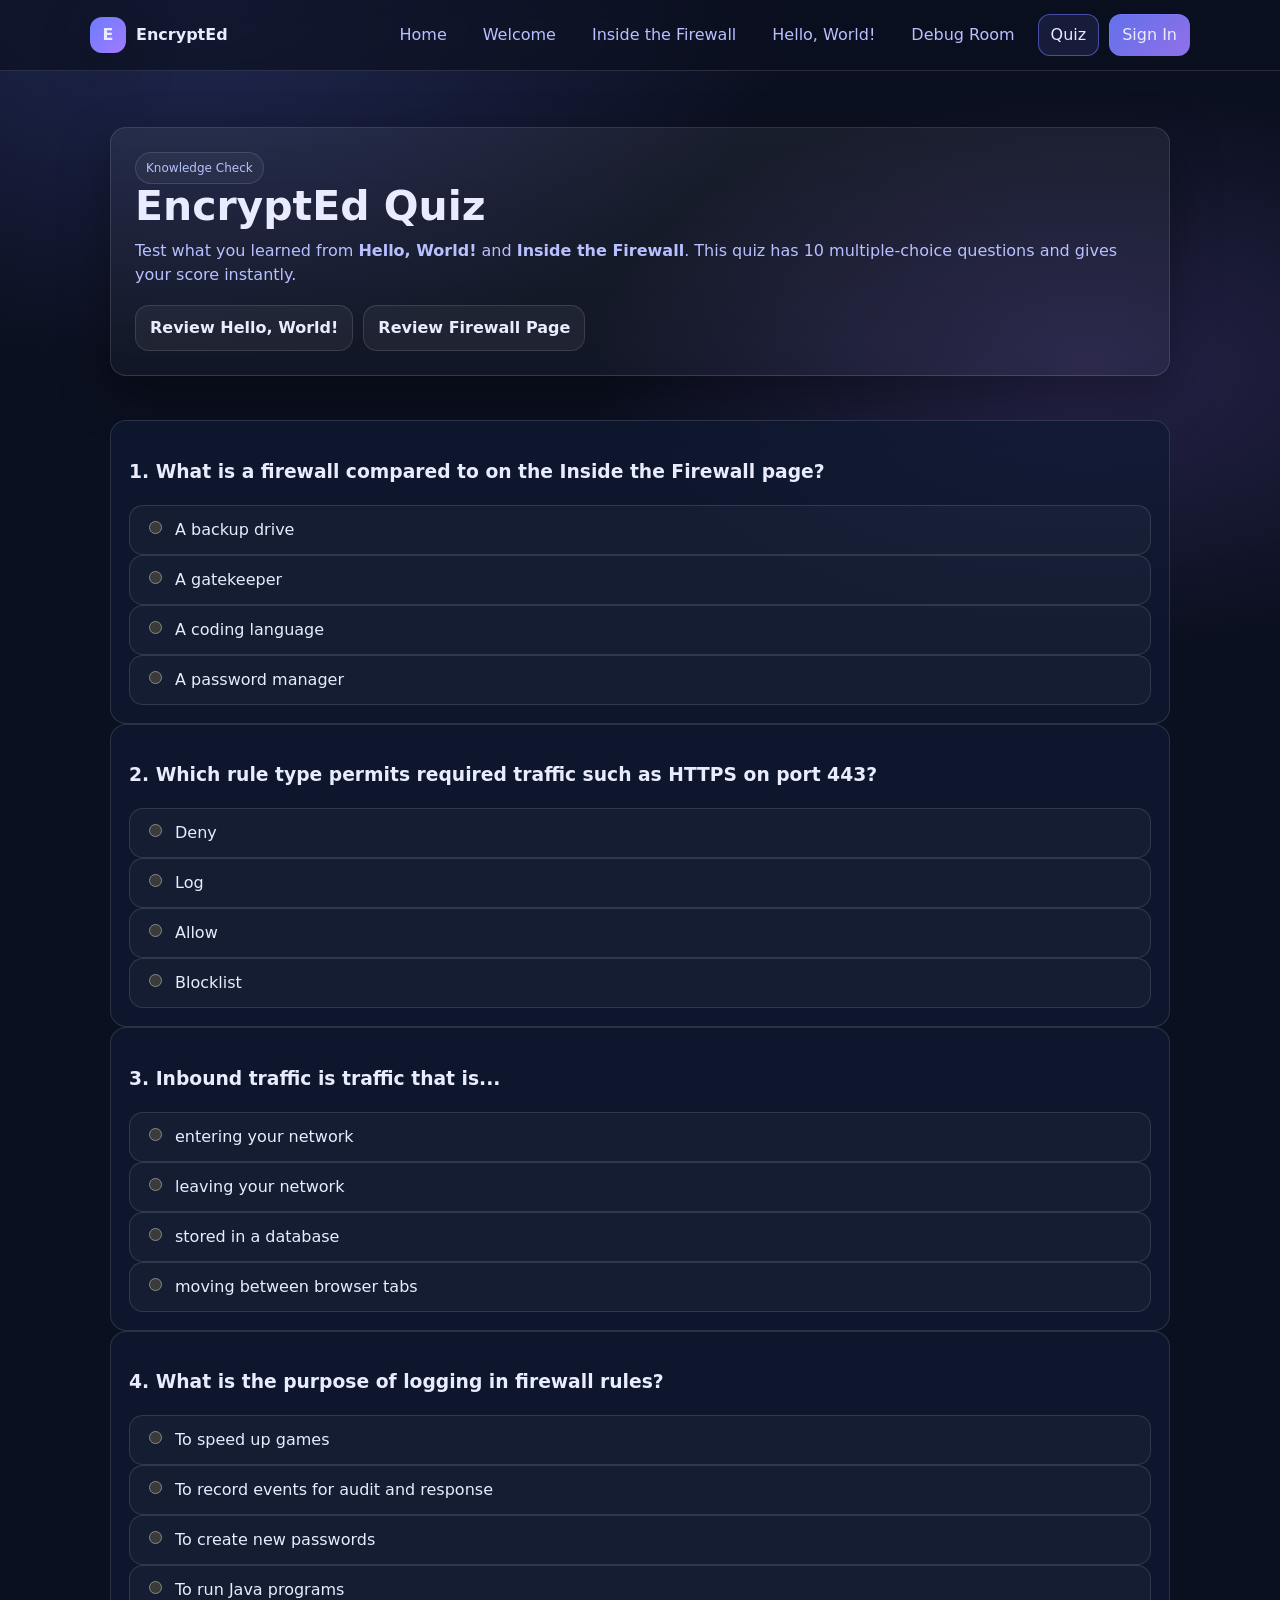
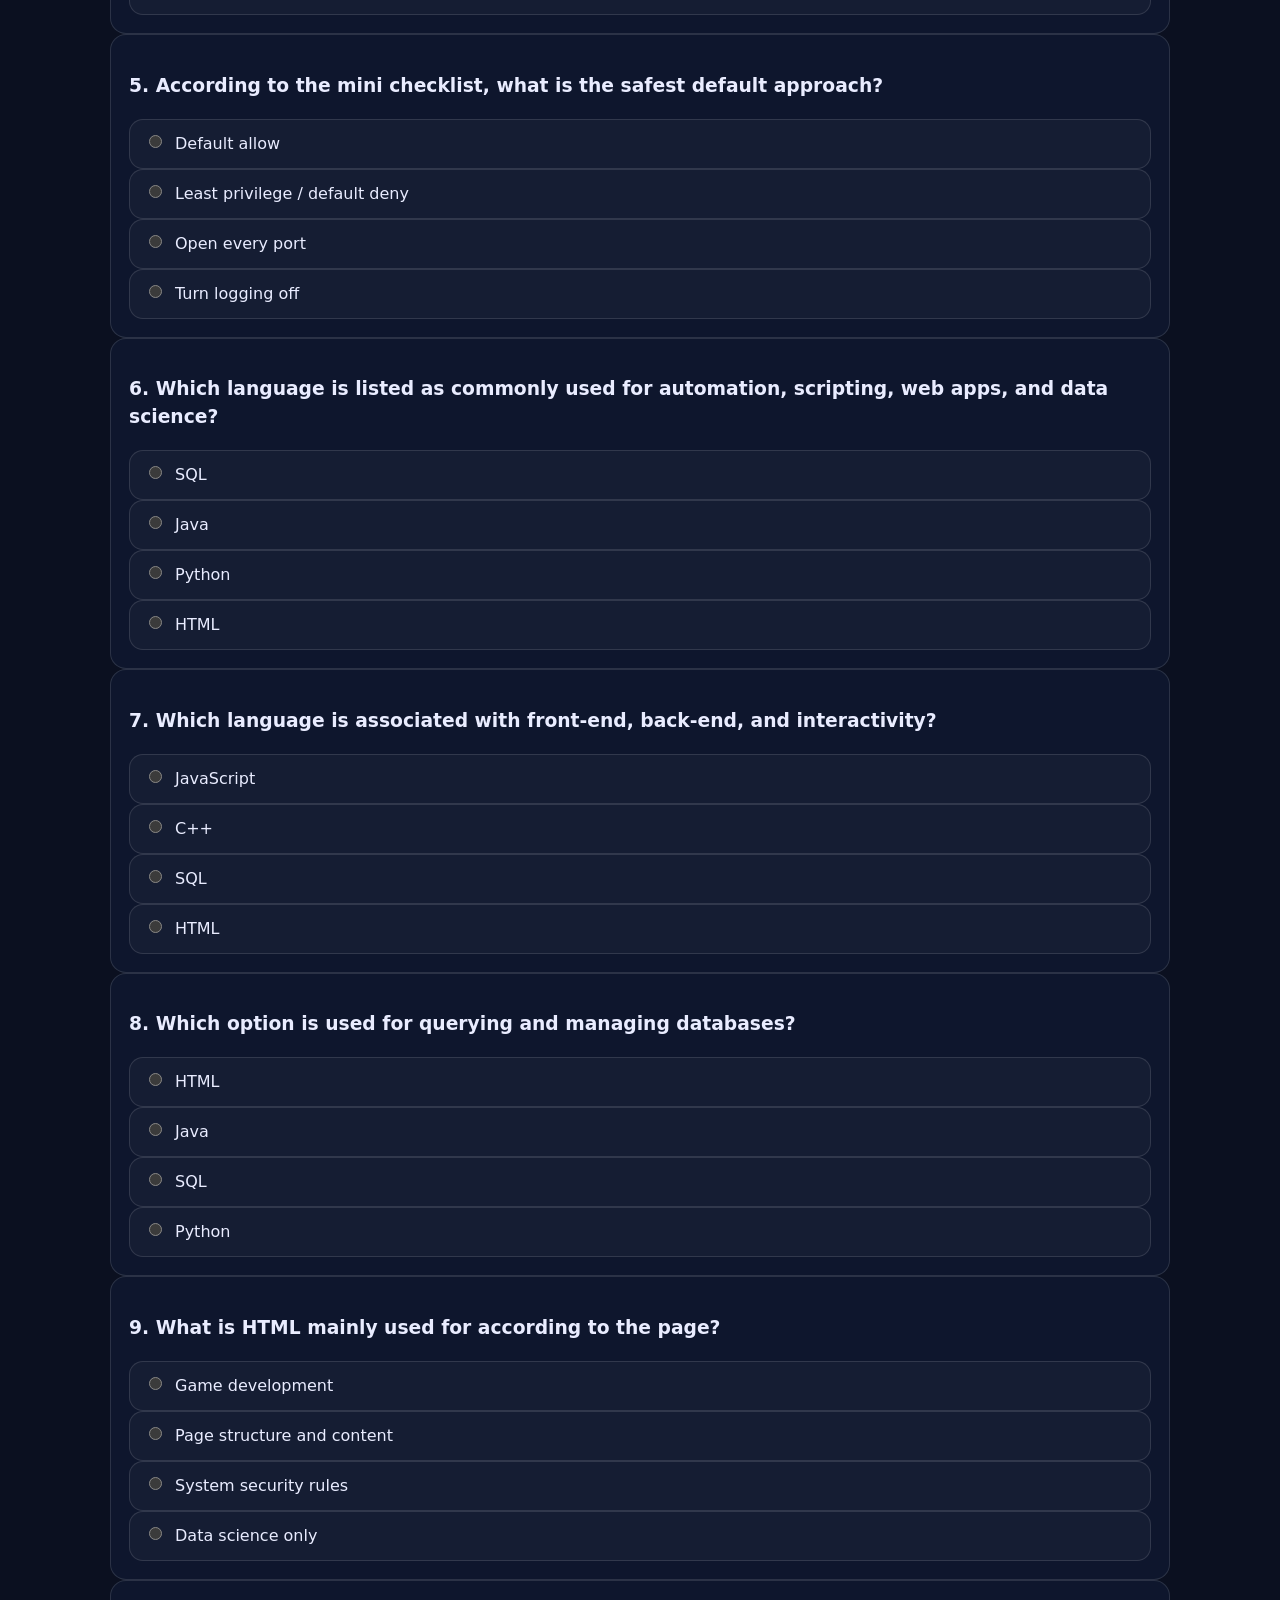
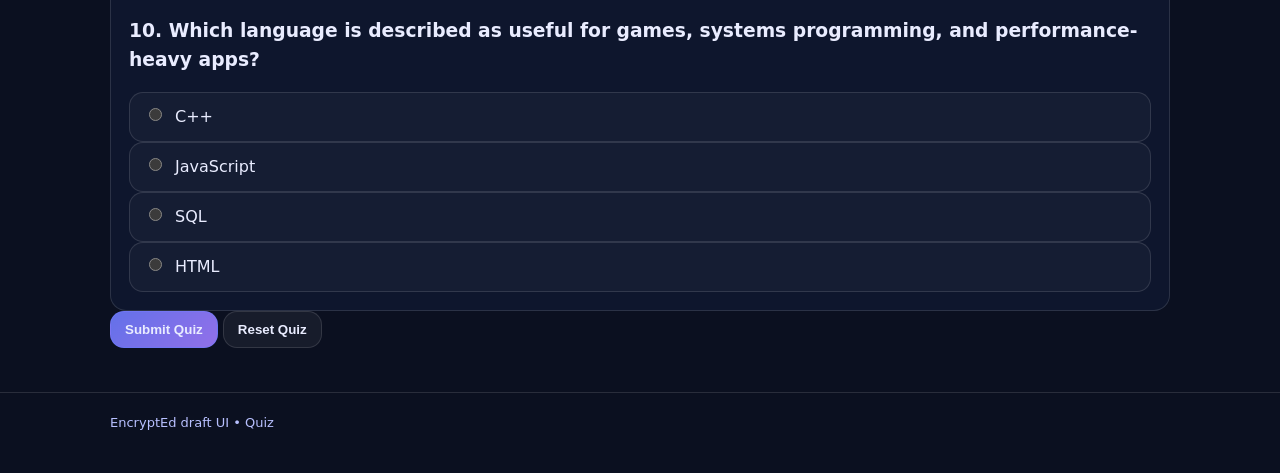
<file: quiz.html>
<!doctype html>
<html lang="en">
<head>
  <meta charset="utf-8">
  <meta name="viewport" content="width=device-width, initial-scale=1">
  <title>EncryptEd | Quiz</title>
  <link rel="stylesheet" href="styles.css">
</head>
<body>
  <a class="skip-link" href="#main">Skip to content</a>

  <header class="site-header">
    <div class="container header-inner">
      <a class="brand" href="index.html">
        <span class="brand-badge" aria-hidden="true">E</span>
        <span class="brand-text">EncryptEd</span>
      </a>

      <button class="nav-toggle" type="button" aria-expanded="false" aria-controls="primary-nav" aria-label="Open navigation menu">
        <span class="nav-toggle-bar" aria-hidden="true"></span>
      </button>

      <nav class="nav" id="primary-nav" aria-label="Primary navigation">
        <a href="index.html">Home</a>
        <a href="welcome-encrypted.html">Welcome</a>
        <a href="inside-firewall.html">Inside the Firewall</a>
        <a href="helloworld.html">Hello, World!</a>
        <a href="debugroom.html">Debug Room</a>
        <a href="quiz.html" aria-current="page">Quiz</a>
        <a href="sign-in.html" class="nav-cta">Sign In</a>
      </nav>
    </div>
  </header>

  <main id="main">
    <section class="hero">
      <div class="container quiz-shell">
        <div class="hero-card">
          <span class="badge">Knowledge Check</span>
          <h1>EncryptEd Quiz</h1>
          <p>
            Test what you learned from <strong>Hello, World!</strong> and <strong>Inside the Firewall</strong>.
            This quiz has 10 multiple-choice questions and gives your score instantly.
          </p>
          <div class="hero-actions">
            <a class="btn" href="helloworld.html">Review Hello, World!</a>
            <a class="btn" href="inside-firewall.html">Review Firewall Page</a>
          </div>
        </div>
      </div>
    </section>

    <section class="section">
      <div class="container quiz-shell">
        <form id="quizForm" class="quiz-form">
        </form>

        <div class="quiz-actions">
          <button class="btn primary" type="submit" form="quizForm">Submit Quiz</button>
          <button class="btn" type="button" id="resetQuiz">Reset Quiz</button>
        </div>

        <section id="quizResults" class="quiz-results" aria-live="polite">
          <p class="score-line" id="scoreLine"></p>
          <p id="scoreMessage"></p>
          <div id="resultsList" class="results-list"></div>
          <p class="quiz-note">Tip: review the Hello, World! and Inside the Firewall pages, then try again.</p>
        </section>
      </div>
    </section>
  </main>

  <footer class="site-footer">
    <div class="container">
      <p style="margin:0;">EncryptEd draft UI • Quiz</p>
    </div>
  </footer>

<script>
  const navToggle = document.querySelector(".nav-toggle");
  const nav = document.getElementById("primary-nav");

  if (navToggle && nav) {
    navToggle.addEventListener("click", function () {
      const expanded = navToggle.getAttribute("aria-expanded") === "true";
      navToggle.setAttribute("aria-expanded", String(!expanded));
      nav.classList.toggle("is-open");
    });

    window.addEventListener("resize", function () {
      if (window.innerWidth > 900) {
        nav.classList.remove("is-open");
        navToggle.setAttribute("aria-expanded", "false");
      }
    });
  }

  const questions = [
    {
      question: "What is a firewall compared to on the Inside the Firewall page?",
      options: ["A backup drive", "A gatekeeper", "A coding language", "A password manager"],
      answer: 1,
      explanation: "The page explains that a firewall is like a gatekeeper that checks network traffic and applies rules."
    },
    {
      question: "Which rule type permits required traffic such as HTTPS on port 443?",
      options: ["Deny", "Log", "Allow", "Blocklist"],
      answer: 2,
      explanation: "Allow rules permit required traffic."
    },
    {
      question: "Inbound traffic is traffic that is...",
      options: ["entering your network", "leaving your network", "stored in a database", "moving between browser tabs"],
      answer: 0,
      explanation: "Inbound traffic enters the network."
    },
    {
      question: "What is the purpose of logging in firewall rules?",
      options: ["To speed up games", "To record events for audit and response", "To create new passwords", "To run Java programs"],
      answer: 1,
      explanation: "The page says logging records events for visibility, audit, and response."
    },
    {
      question: "According to the mini checklist, what is the safest default approach?",
      options: ["Default allow", "Least privilege / default deny", "Open every port", "Turn logging off"],
      answer: 1,
      explanation: "The checklist says default deny and least privilege."
    },
    {
      question: "Which language is listed as commonly used for automation, scripting, web apps, and data science?",
      options: ["SQL", "Java", "Python", "HTML"],
      answer: 2,
      explanation: "Those common uses are listed under Python."
    },
    {
      question: "Which language is associated with front-end, back-end, and interactivity?",
      options: ["JavaScript", "C++", "SQL", "HTML"],
      answer: 0,
      explanation: "That description appears under JavaScript."
    },
    {
      question: "Which option is used for querying and managing databases?",
      options: ["HTML", "Java", "SQL", "Python"],
      answer: 2,
      explanation: "SQL is presented as the language for querying and managing databases."
    },
    {
      question: "What is HTML mainly used for according to the page?",
      options: ["Game development", "Page structure and content", "System security rules", "Data science only"],
      answer: 1,
      explanation: "The Hello, World! page lists HTML for page structure and content."
    },
    {
      question: "Which language is described as useful for games, systems programming, and performance-heavy apps?",
      options: ["C++", "JavaScript", "SQL", "HTML"],
      answer: 0,
      explanation: "That description appears under C++."
    }
  ];

  const quizForm = document.getElementById("quizForm");
  const results = document.getElementById("quizResults");
  const scoreLine = document.getElementById("scoreLine");
  const scoreMessage = document.getElementById("scoreMessage");
  const resultsList = document.getElementById("resultsList");
  const resetQuiz = document.getElementById("resetQuiz");

  function renderQuiz() {
    quizForm.innerHTML = questions.map((item, index) => `
      <section class="question-card">
        <h3>${index + 1}. ${item.question}</h3>
        <div class="quiz-options">
          ${item.options.map((option, optionIndex) => `
            <label class="quiz-option">
              <input type="radio" name="q${index}" value="${optionIndex}">
              <span>${option}</span>
            </label>
          `).join("")}
        </div>
      </section>
    `).join("");
  }

  function getMessage(score) {
    if (score === 10) return "Perfect score. You clearly understood both lesson pages.";
    if (score >= 8) return "Nice work. You have a strong grasp of the material.";
    if (score >= 6) return "Solid start. Review a few topics and try again for a higher score.";
    return "Good effort. Review the lesson pages and take another shot.";
  }

  quizForm.addEventListener("submit", function (event) {
    event.preventDefault();

    let score = 0;
    const review = [];

    questions.forEach((item, index) => {
      const selected = quizForm.querySelector(`input[name="q${index}"]:checked`);
      const selectedValue = selected ? Number(selected.value) : null;
      const isCorrect = selectedValue === item.answer;

      if (isCorrect) score += 1;

      review.push({
        question: item.question,
        correctAnswer: item.options[item.answer],
        selectedAnswer: selectedValue !== null ? item.options[selectedValue] : "No answer selected",
        explanation: item.explanation,
        isCorrect
      });
    });

    scoreLine.textContent = `Your score: ${score} / ${questions.length}`;
    scoreMessage.textContent = getMessage(score);
    resultsList.innerHTML = review.map(item => `
      <article class="result-item ${item.isCorrect ? "correct" : "incorrect"}">
        <strong>${item.isCorrect ? "Correct" : "Needs review"}: ${item.question}</strong>
        <p><strong>Your answer:</strong> ${item.selectedAnswer}</p>
        <p><strong>Correct answer:</strong> ${item.correctAnswer}</p>
        <p>${item.explanation}</p>
      </article>
    `).join("");

    results.classList.add("is-visible");
    results.scrollIntoView({ behavior: "smooth", block: "start" });
  });

  resetQuiz.addEventListener("click", function () {
    quizForm.reset();
    results.classList.remove("is-visible");
    scoreLine.textContent = "";
    scoreMessage.textContent = "";
    resultsList.innerHTML = "";
  });

  renderQuiz();
</script>
</body>
</html>
</file>
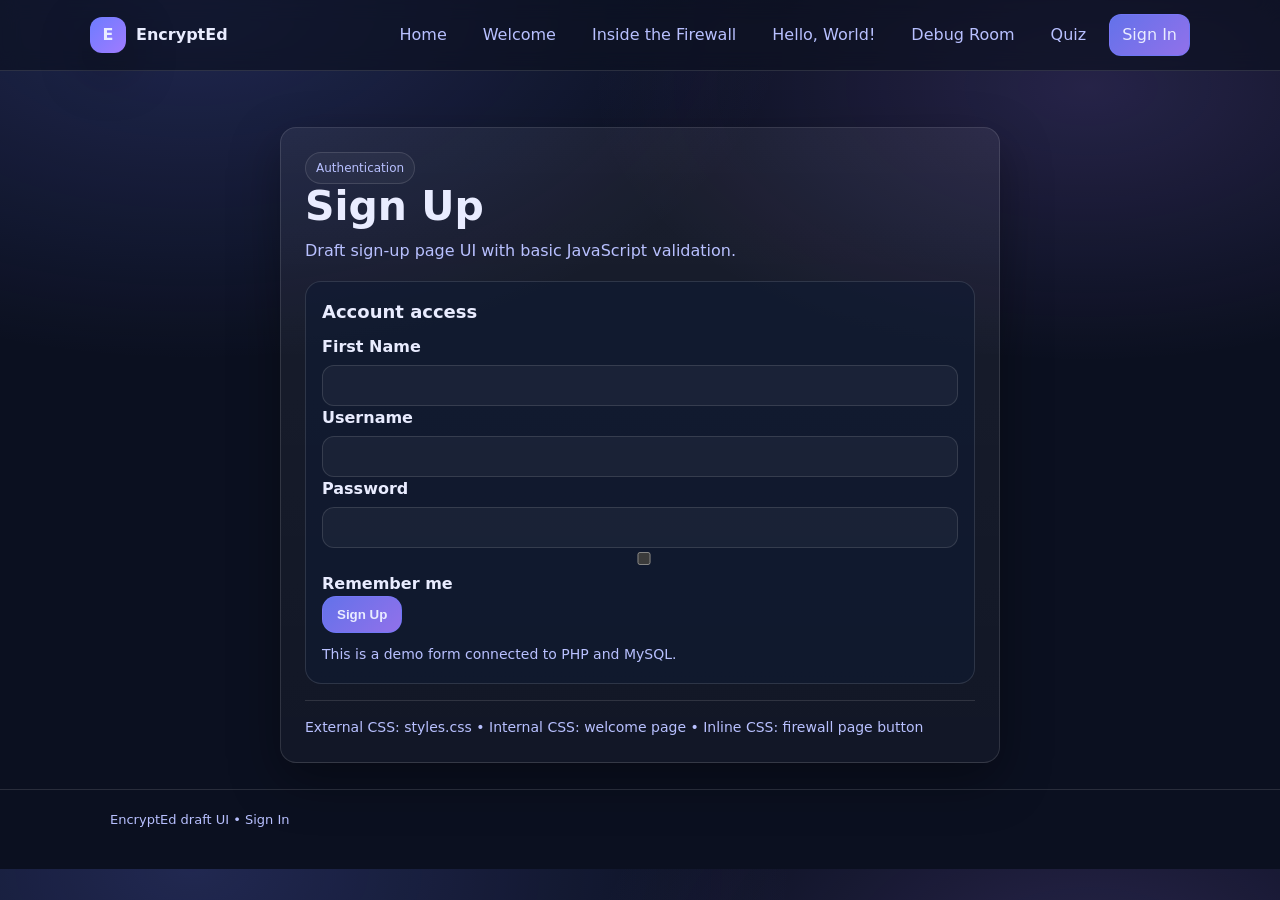
<file: sign-in.html>
<!doctype html>
<html lang="en">
<head>
  <!-- Author: Andrew Jackson Darragh and Japheth Troche -->
  <meta charset="utf-8">
  <meta name="viewport" content="width=device-width, initial-scale=1">
  <title>EncryptEd | Sign In</title>
  <link rel="stylesheet" href="styles.css">

  <style>
    .auth-shell{ max-width: 760px; margin: 0 auto; }
    .form-message{ margin-top: 12px; font-weight: 600; }
  </style>
</head>

<body>
  <a class="skip-link" href="#main">Skip to content</a>

  <header class="site-header">
    <div class="container header-inner">
      <a class="brand" href="index.html">
        <span class="brand-badge" aria-hidden="true">E</span>
        <span class="brand-text">EncryptEd</span>
      </a>

      <button class="nav-toggle" type="button" aria-expanded="false" aria-controls="primary-nav" aria-label="Open navigation menu">
        <span class="nav-toggle-bar" aria-hidden="true"></span>
      </button>

      <nav class="nav" id="primary-nav" aria-label="Primary navigation">
        <a href="index.html">Home</a>
        <a href="welcome-encrypted.html">Welcome</a>
        <a href="inside-firewall.html">Inside the Firewall</a>
        <a href="helloworld.html">Hello, World!</a>
        <a href="debugroom.html">Debug Room</a>
        <a href="quiz.html">Quiz</a>
        <a href="sign-in.html" aria-current="page" class="nav-cta">Sign In</a>
      </nav>
    </div>
  </header>

  <main id="main">
    <section class="hero">
      <div class="container auth-shell">
        <div class="hero-card">
          <span class="badge">Authentication</span>
          <h1>Sign Up</h1>
          <p>
            Draft sign-up page UI with basic JavaScript validation.
          </p>

          <section class="card" aria-labelledby="signin-title">
            <h2 id="signin-title" style="margin:0 0 10px; font-size:18px;">Account access</h2>

            <form id="signInForm" action="connect.php" method="post">
              <div class="field">
                <label for="firstname">First Name</label>
                <input id="firstname" name="firstname" type="text" required>
              </div>

              <div class="field">
                <label for="username">Username</label>
                <input id="username" name="username" type="text" required>
              </div>

              <div class="field">
                <label for="password">Password</label>
                <input id="password" name="password" type="password" autocomplete="current-password" required>
              </div>

              <div class="field">
                <label for="remember">
                  <input id="remember" name="remember" type="checkbox" value="yes">
                  Remember me
                </label>
              </div>

              <button class="btn primary" type="submit">Sign Up</button>

              <p id="formMessage" class="form-message" aria-live="polite"></p>

              <p class="helper" style="margin:10px 0 0;">
                This is a demo form connected to PHP and MySQL.
              </p>
            </form>
          </section>

          <hr class="hr">

          <p class="helper" style="margin:0;">
            External CSS: styles.css • Internal CSS: welcome page • Inline CSS: firewall page button
          </p>
        </div>
      </div>
    </section>
  </main>

  <footer class="site-footer">
    <div class="container">
      <p style="margin:0;">EncryptEd draft UI • Sign In</p>
    </div>
  </footer>

  <script>
    const form = document.getElementById("signInForm");
    const firstNameInput = document.getElementById("firstname");
    const usernameInput = document.getElementById("username");
    const passwordInput = document.getElementById("password");
    const formMessage = document.getElementById("formMessage");

    form.addEventListener("submit", function(event) {
      const firstNameValue = firstNameInput.value.trim();
      const usernameValue = usernameInput.value.trim();
      const passwordValue = passwordInput.value.trim();

      if (firstNameValue === "") {
        event.preventDefault();
        formMessage.textContent = "Please enter your first name.";
        formMessage.style.color = "red";
        return;
      }

      if (usernameValue === "") {
        event.preventDefault();
        formMessage.textContent = "Please enter a username.";
        formMessage.style.color = "red";
        return;
      }

      if (passwordValue === "") {
        event.preventDefault();
        formMessage.textContent = "Please enter your password.";
        formMessage.style.color = "red";
        return;
      }

      if (passwordValue.length < 6) {
        event.preventDefault();
        formMessage.textContent = "Password must be at least 6 characters long.";
        formMessage.style.color = "red";
        return;
      }
    });
  </script>
<script>
  const navToggle = document.querySelector(".nav-toggle");
  const nav = document.getElementById("primary-nav");

  if (navToggle && nav) {
    navToggle.addEventListener("click", function () {
      const expanded = navToggle.getAttribute("aria-expanded") === "true";
      navToggle.setAttribute("aria-expanded", String(!expanded));
      nav.classList.toggle("is-open");
    });

    window.addEventListener("resize", function () {
      if (window.innerWidth > 900) {
        nav.classList.remove("is-open");
        navToggle.setAttribute("aria-expanded", "false");
      }
    });
  }
</script>
</body>
</html>
</file>
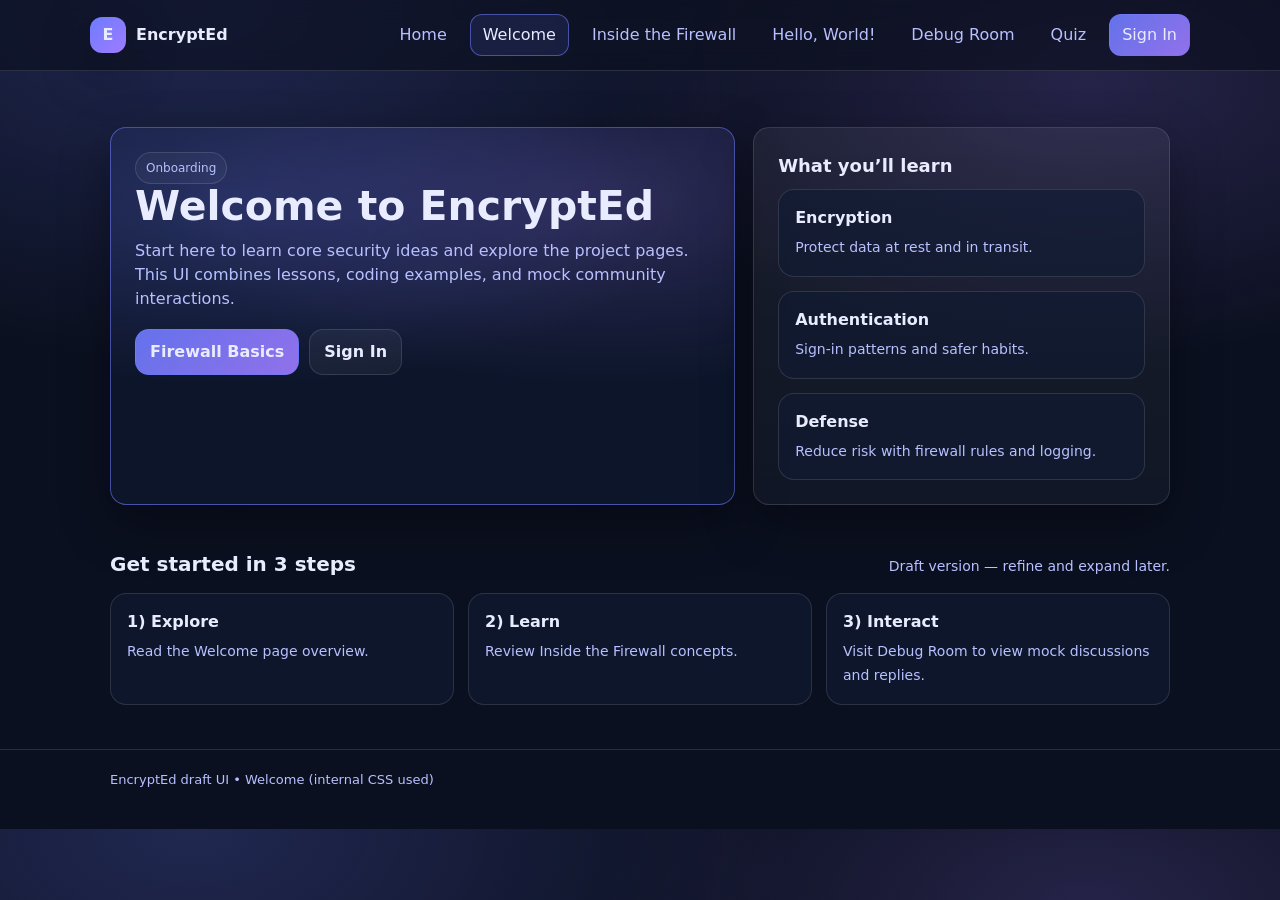
<file: welcome-encrypted.html>
<!doctype html>
<html lang="en">
<head>
  <!-- Author: Andrew Jackson Darragh -->
  <meta charset="utf-8">
  <meta name="viewport" content="width=device-width, initial-scale=1">
  <title>EncryptEd | Welcome</title>
  <link rel="stylesheet" href="styles.css">

  <style>
    .welcome-banner{
      border: 1px solid rgba(109,124,255,.55);
      background:
        radial-gradient(700px 280px at 20% 20%, rgba(109,124,255,.22), transparent 65%),
        radial-gradient(700px 280px at 80% 20%, rgba(160,123,255,.20), transparent 65%),
        rgba(16,26,51,.55);
    }
  </style>
</head>

<body>
  <a class="skip-link" href="#main">Skip to content</a>

  <header class="site-header">
    <div class="container header-inner">
      <a class="brand" href="index.html">
        <span class="brand-badge" aria-hidden="true">E</span>
        <span class="brand-text">EncryptEd</span>
      </a>

      <button class="nav-toggle" type="button" aria-expanded="false" aria-controls="primary-nav" aria-label="Open navigation menu">
        <span class="nav-toggle-bar" aria-hidden="true"></span>
      </button>

      <nav class="nav" id="primary-nav" aria-label="Primary navigation">
        <a href="index.html">Home</a>
        <a href="welcome-encrypted.html" aria-current="page">Welcome</a>
        <a href="inside-firewall.html">Inside the Firewall</a>
        <a href="helloworld.html">Hello, World!</a>
        <a href="debugroom.html">Debug Room</a>
        <a href="quiz.html">Quiz</a>
        <a href="sign-in.html" class="nav-cta">Sign In</a>
      </nav>
    </div>
  </header>

  <main id="main">
    <section class="hero">
      <div class="container hero-grid">
        <div class="hero-card welcome-banner">
          <span class="badge">Onboarding</span>
          <h1>Welcome to EncryptEd</h1>
          <p>
            Start here to learn core security ideas and explore the project pages.
            This UI combines lessons, coding examples, and mock community interactions.
          </p>

          <div class="hero-actions">
            <a class="btn primary" href="inside-firewall.html">Firewall Basics</a>
            <a class="btn" href="sign-in.html">Sign In</a>
          </div>
        </div>

        <aside class="hero-card" aria-label="What you will learn">
          <h2 style="margin:0 0 10px; font-size:18px;">What you’ll learn</h2>
          <div class="grid">
            <div class="card">
              <h3>Encryption</h3>
              <p>Protect data at rest and in transit.</p>
            </div>
            <div class="card">
              <h3>Authentication</h3>
              <p>Sign-in patterns and safer habits.</p>
            </div>
            <div class="card">
              <h3>Defense</h3>
              <p>Reduce risk with firewall rules and logging.</p>
            </div>
          </div>
        </aside>
      </div>
    </section>

    <section class="section">
      <div class="container">
        <div class="section-title">
          <h2>Get started in 3 steps</h2>
          <p>Draft version — refine and expand later.</p>
        </div>

        <div class="grid cols-3">
          <article class="card">
            <h3>1) Explore</h3>
            <p>Read the Welcome page overview.</p>
          </article>

          <article class="card">
            <h3>2) Learn</h3>
            <p>Review Inside the Firewall concepts.</p>
          </article>

          <article class="card">
            <h3>3) Interact</h3>
            <p>Visit Debug Room to view mock discussions and replies.</p>
          </article>
        </div>
      </div>
    </section>
  </main>

  <footer class="site-footer">
    <div class="container">
      <p style="margin:0;">EncryptEd draft UI • Welcome (internal CSS used)</p>
    </div>
  </footer>
<script>
  const navToggle = document.querySelector(".nav-toggle");
  const nav = document.getElementById("primary-nav");

  if (navToggle && nav) {
    navToggle.addEventListener("click", function () {
      const expanded = navToggle.getAttribute("aria-expanded") === "true";
      navToggle.setAttribute("aria-expanded", String(!expanded));
      nav.classList.toggle("is-open");
    });

    window.addEventListener("resize", function () {
      if (window.innerWidth > 900) {
        nav.classList.remove("is-open");
        navToggle.setAttribute("aria-expanded", "false");
      }
    });
  }
</script>
</body>
</html>
</file>
<file: styles.css>
:root{
  --bg:#0b1020;
  --panel:#101a33;
  --text:#e9ecff;
  --muted:#b8c0ff;
  --border:rgba(255,255,255,.12);
  --primary:#6d7cff;
  --primary2:#a07bff;
  --radius:16px;
  --shadow:0 18px 50px rgba(0,0,0,.35);
  --container:1100px;
}

*{box-sizing:border-box}
html{color-scheme:dark}
body{
  margin:0;
  font-family:system-ui,-apple-system,Segoe UI,Roboto,Helvetica,Arial,sans-serif;
  background:
    radial-gradient(1000px 600px at 15% 0%, rgba(109,124,255,.22), transparent 60%),
    radial-gradient(900px 500px at 85% 10%, rgba(160,123,255,.18), transparent 55%),
    var(--bg);
  color:var(--text);
  line-height:1.5;
}

a{color:inherit}
img{max-width:100%;height:auto}

.container{max-width:var(--container);margin:0 auto;padding:0 20px}

.site-header{
  position:sticky;top:0;z-index:50;
  backdrop-filter:blur(10px);
  background:rgba(11,16,32,.65);
  border-bottom:1px solid var(--border);
}
.header-inner{
  display:flex;align-items:center;justify-content:space-between;
  padding:14px 0;gap:16px;
}
.brand{
  display:inline-flex;align-items:center;gap:10px;
  text-decoration:none;font-weight:800;
}
.brand-badge{
  width:36px;height:36px;border-radius:12px;
  display:grid;place-items:center;
  background:linear-gradient(135deg,var(--primary),var(--primary2));
  box-shadow:var(--shadow);
  font-weight:900;
}
.brand-text{
  font-weight:800;
}

.nav{display:flex;flex-wrap:wrap;gap:10px;align-items:center}


/* --- Responsive navigation --- */
.nav-toggle{
  display:none;
  align-items:center;
  justify-content:center;
  width:44px;
  height:44px;
  padding:0;
  border-radius:12px;
  border:1px solid var(--border);
  background:rgba(255,255,255,.05);
  color:var(--text);
  cursor:pointer;
}
.nav-toggle:hover,
.nav-toggle:focus{
  background:rgba(255,255,255,.08);
  outline:none;
}
.nav-toggle-bar,
.nav-toggle-bar::before,
.nav-toggle-bar::after{
  display:block;
  width:18px;
  height:2px;
  background:currentColor;
  border-radius:999px;
  transition:transform .2s ease, opacity .2s ease;
  content:"";
}
.nav-toggle-bar{
  position:relative;
}
.nav-toggle-bar::before{position:absolute;top:-6px;left:0}
.nav-toggle-bar::after{position:absolute;top:6px;left:0}
.nav-toggle[aria-expanded="true"] .nav-toggle-bar{background:transparent}
.nav-toggle[aria-expanded="true"] .nav-toggle-bar::before{transform:translateY(6px) rotate(45deg)}
.nav-toggle[aria-expanded="true"] .nav-toggle-bar::after{transform:translateY(-6px) rotate(-45deg)}

.nav a{
  text-decoration:none;padding:8px 12px;border-radius:12px;
  border:1px solid transparent;color:var(--muted);
}
.nav a:hover,.nav a:focus{
  color:var(--text);
  border-color:var(--border);
  outline:none;
  transform:translateY(-1px);
}
.nav a[aria-current="page"]{
  color:var(--text);
  border-color:rgba(109,124,255,.55);
  background:rgba(109,124,255,.12);
}

.hero{padding:56px 0 26px}
.hero-grid{
  display:grid;grid-template-columns:1.2fr .8fr;
  gap:18px;align-items:stretch;
}
.hero-card{
  border:1px solid var(--border);
  border-radius:var(--radius);
  box-shadow:var(--shadow);
  padding:24px;
  background:linear-gradient(180deg, rgba(255,255,255,.06), rgba(255,255,255,.03));
}
.hero h1{margin:0 0 10px;font-size:clamp(28px,3.2vw,44px);line-height:1.1}
.hero p{margin:0 0 18px;color:var(--muted)}
.hero-actions{display:flex;flex-wrap:wrap;gap:10px;margin-top:14px}

.btn{
  display:inline-flex;align-items:center;justify-content:center;gap:8px;
  padding:10px 14px;border-radius:14px;
  border:1px solid var(--border);
  background:rgba(255,255,255,.05);
  color:var(--text);
  text-decoration:none;
  font-weight:700;
  transition:transform .2s ease, box-shadow .2s ease, background .2s ease, filter .2s ease;
}
.btn:hover{
  background:rgba(255,255,255,.08);
  transform:translateY(-2px);
}
.btn.primary{
  border-color:rgba(109,124,255,.55);
  background:linear-gradient(135deg, rgba(109,124,255,.9), rgba(160,123,255,.9));
}
.btn.primary:hover{filter:brightness(1.05)}
.btn.ghost{background:transparent}

.section{padding:18px 0 44px}
.section-title{
  display:flex;align-items:baseline;justify-content:space-between;
  gap:16px;margin-bottom:14px;
}
.section-title h2{margin:0;font-size:20px}
.section-title p{margin:0;color:var(--muted);font-size:14px}

.grid{display:grid;gap:14px}
.grid.cols-3{grid-template-columns:repeat(3,minmax(0,1fr))}
.grid.cols-2{grid-template-columns:repeat(2,minmax(0,1fr))}

.card{
  border:1px solid var(--border);
  background:rgba(16,26,51,.62);
  border-radius:var(--radius);
  padding:16px;
  transition:transform .2s ease, box-shadow .2s ease, background .2s ease;
}
.card:hover{
  transform:translateY(-4px);
  box-shadow:0 20px 45px rgba(0,0,0,.35);
}
.card h3{margin:0 0 6px;font-size:16px}
.card p{margin:0;color:var(--muted);font-size:14px;line-height:1.7}

.badge{
  display:inline-flex;align-items:center;gap:8px;
  padding:6px 10px;border-radius:999px;
  border:1px solid var(--border);
  font-size:12px;color:var(--muted);
  background:rgba(255,255,255,.04);
}

.clean-list{margin:10px 0 0;padding-left:18px;color:var(--muted)}
.clean-list li{margin:6px 0}

.hr{border:none;border-top:1px solid var(--border);margin:16px 0}

.site-footer{
  border-top:1px solid var(--border);
  padding:20px 0 40px;
  color:var(--muted);
  font-size:13px;
}

/* --- Page headings --- */
.page-head{margin-bottom:14px}
.page-title{margin:0 0 8px;font-size:clamp(28px,3.2vw,44px);line-height:1.1}
.lead{margin:0;color:var(--muted);max-width:70ch}

/* --- Language cards --- */
.card--lang h2{margin:0 0 8px;font-size:18px}
.card--lang p{margin:0 0 10px;color:var(--muted)}
.card--lang .meta{margin:0 0 12px;color:var(--muted);font-size:13px}

/* --- Code blocks --- */
.code{
  margin:0;
  padding:12px 12px;
  border-radius:14px;
  border:1px solid var(--border);
  background:rgba(0,0,0,.25);
  overflow:auto;
  font-size:12px;
  line-height:1.5;
}
.code code{
  font-family:ui-monospace,SFMono-Regular,Menlo,Monaco,Consolas,"Liberation Mono",monospace;
}

/* --- Forms --- */
.form{display:grid;gap:14px}
.field{display:grid;gap:6px}
.field label{font-weight:600;color:var(--text)}
.field input{
  width:100%;
  padding:12px 14px;
  border-radius:12px;
  border:1px solid var(--border);
  background:rgba(255,255,255,.04);
  color:var(--text);
}
.field input:focus{
  outline:none;
  border-color:rgba(109,124,255,.65);
  box-shadow:0 0 0 3px rgba(109,124,255,.12);
}
.helper{color:var(--muted);font-size:14px}
.form-message{
  margin-top:12px;
  font-weight:600;
}

/* --- Debug Room: categories --- */
.cat{
  position:relative;
  min-height:110px;
  display:flex;
  align-items:flex-end;
  padding:16px;
  text-decoration:none;
  background-size:cover;
  background-position:center;
  overflow:hidden;
  cursor:pointer;
  transition:
    transform 0.25s ease,
    box-shadow 0.25s ease,
    filter 0.25s ease;
}
.cat::before{
  content:"";
  position:absolute;
  inset:0;
  background:linear-gradient(180deg, rgba(0,0,0,.15), rgba(0,0,0,.55));
  transition:background 0.25s ease;
  z-index:1;
}
.cat__label{
  position:relative;
  z-index:2;
  font-weight:900;
  letter-spacing:.2px;
  transition:letter-spacing 0.2s ease, text-shadow 0.2s ease;
}
.cat--plain{
  background:rgba(16,26,51,.62);
}
.cat:hover{
  transform:translateY(-6px) scale(1.03);
  box-shadow:
    0 0 15px rgba(0, 150, 255, 0.5),
    0 0 30px rgba(0, 150, 255, 0.3),
    0 10px 40px rgba(0, 0, 0, 0.5);
  filter:brightness(1.1);
}
.cat:hover::before{
  background:
    linear-gradient(180deg, rgba(0,0,0,.15), rgba(0,0,0,.55)),
    rgba(0, 150, 255, 0.15);
}
.cat:hover .cat__label{
  letter-spacing:0.6px;
  text-shadow:
    0 0 8px rgba(0, 150, 255, 0.8),
    0 0 16px rgba(0, 150, 255, 0.6);
}

/* --- Debug Room: posts --- */
.post{
  display:block;
  text-decoration:none;
}
.post h3{margin:0 0 6px;font-size:16px}
.post__meta{margin:0;color:var(--muted);font-size:13px}

/* --- Center actions row --- */
.center-actions{
  display:flex;
  justify-content:center;
  margin-top:14px;
}

/* --- Discussion pages --- */
.discussion-wrap{
  display:grid;
  gap:18px;
}
.discussion-main{
  display:grid;
  gap:16px;
}
.reply-box,
.reply-card{
  border:1px solid var(--border);
  border-radius:var(--radius);
  background:rgba(16,26,51,.72);
  padding:18px;
}
.reply-box textarea{
  width:100%;
  min-height:120px;
  margin-top:10px;
  padding:14px;
  border-radius:14px;
  border:1px solid var(--border);
  background:rgba(255,255,255,.04);
  color:var(--text);
  resize:none;
  font-family:inherit;
}
.reply-meta{
  color:var(--muted);
  font-size:14px;
  margin-bottom:8px;
}
.reply-actions{
  margin-top:12px;
  color:var(--muted);
  font-size:14px;
}
.back-link{
  display:inline-block;
  margin-bottom:14px;
  color:var(--muted);
  text-decoration:none;
}
.back-link:hover{
  color:var(--text);
}

/* --- Optional nav CTA --- */
.nav-cta{
  border-color:rgba(109,124,255,.55) !important;
  background:linear-gradient(135deg, rgba(109,124,255,.9), rgba(160,123,255,.9)) !important;
  color:var(--text) !important;
}

/* --- Accessibility --- */
.skip-link {
  position: absolute;
  left: -999px;
  top: auto;
  width: 1px;
  height: 1px;
  overflow: hidden;
}
.skip-link:focus {
  position: absolute;
  left: 10px;
  top: 10px;
  width: auto;
  height: auto;
  padding: 8px 12px;
  background: #111;
  color: #fff;
  z-index: 1000;
}

@media (max-width:900px){
  .header-inner{align-items:center;flex-wrap:wrap}
  .nav-toggle{display:inline-flex;margin-left:auto}
  .nav{
    display:none;
    width:100%;
    flex-direction:column;
    align-items:stretch;
    gap:8px;
    padding-top:8px;
  }
  .nav.is-open{display:flex}
  .nav a{width:100%;justify-content:flex-start}
  .hero{padding:40px 0 22px}
  .hero-grid{grid-template-columns:1fr}
  .section-title{flex-direction:column;align-items:flex-start}
  .grid.cols-3{grid-template-columns:1fr}
  .grid.cols-2{grid-template-columns:1fr}
}

@media (max-width:640px){
  .container{padding:0 16px}
  .header-inner{padding:12px 0}
  .hero-card,.card,.reply-box,.reply-card{padding:16px}
  .hero h1,.page-title{font-size:clamp(24px,9vw,34px)}
  .hero-actions,.center-actions{flex-direction:column;align-items:stretch}
  .hero-actions .btn,.center-actions .btn{width:100%}
  .btn{width:100%}
  .cat{min-height:92px}
  .reply-box textarea{min-height:110px}
  .code{font-size:11px}
}

@media (prefers-reduced-motion: reduce){
  *,*::before,*::after{scroll-behavior:auto;transition:none !important}
}

/* --- Quiz page --- */
.question-card{
  border:1px solid var(--border);
  border-radius:var(--radius);
  background:rgba(16,26,51,.72);
  padding:18px;
}

.quiz-option{
  display:flex;
  gap:10px;
  align-items:flex-start;
  padding:12px 14px;
  border:1px solid var(--border);
  border-radius:14px;
  background:rgba(255,255,255,.03);
  cursor:pointer;
}

.quiz-option:hover{
  background:rgba(255,255,255,.06);
  border-color:rgba(109,124,255,.45);
}

.quiz-results{
  display:none;
  margin-top:18px;
  border:1px solid rgba(109,124,255,.4);
  border-radius:var(--radius);
  padding:18px;
  background:linear-gradient(180deg, rgba(109,124,255,.12), rgba(255,255,255,.03));
}

.result-item{
  border:1px solid var(--border);
  border-radius:14px;
  padding:14px;
  background:rgba(0,0,0,.15);
}

.result-item.correct{
  border-color:rgba(74,222,128,.4);
}

.result-item.incorrect{
  border-color:rgba(251,113,133,.4);
}
</file>
